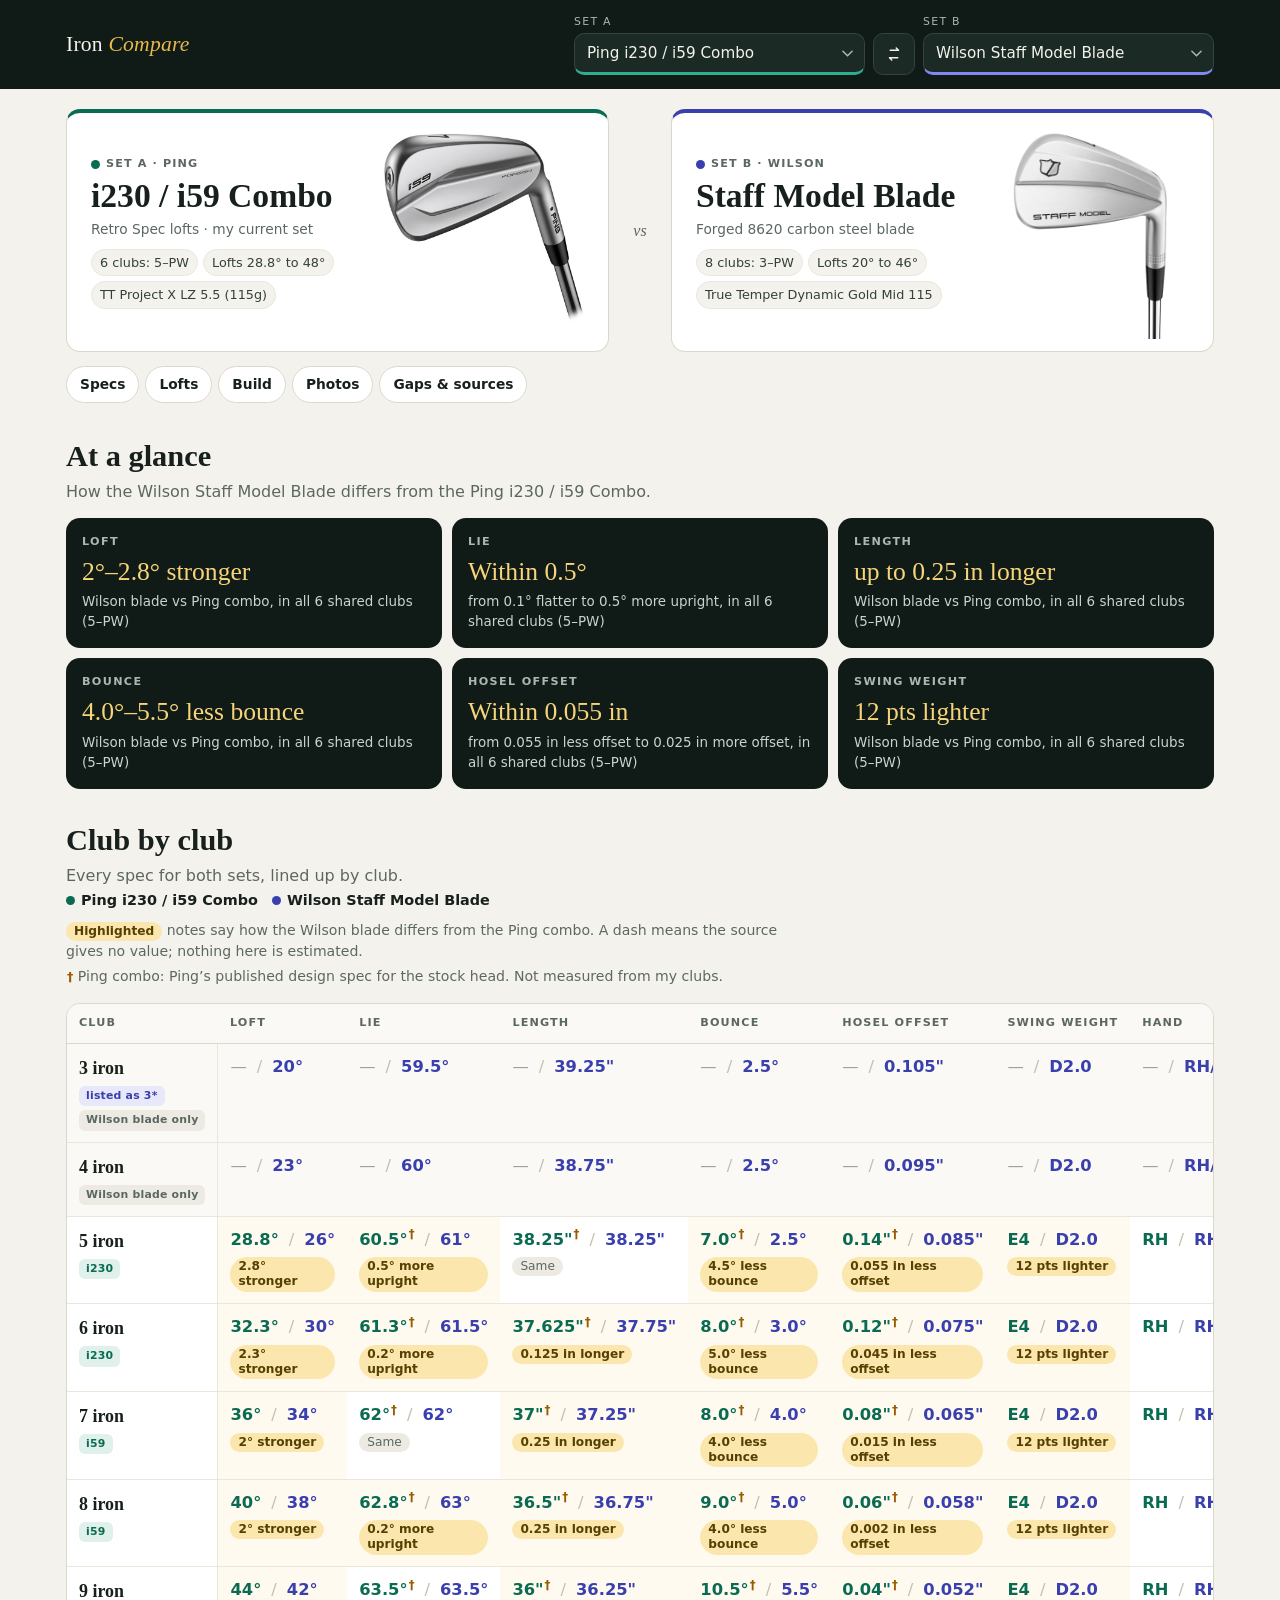
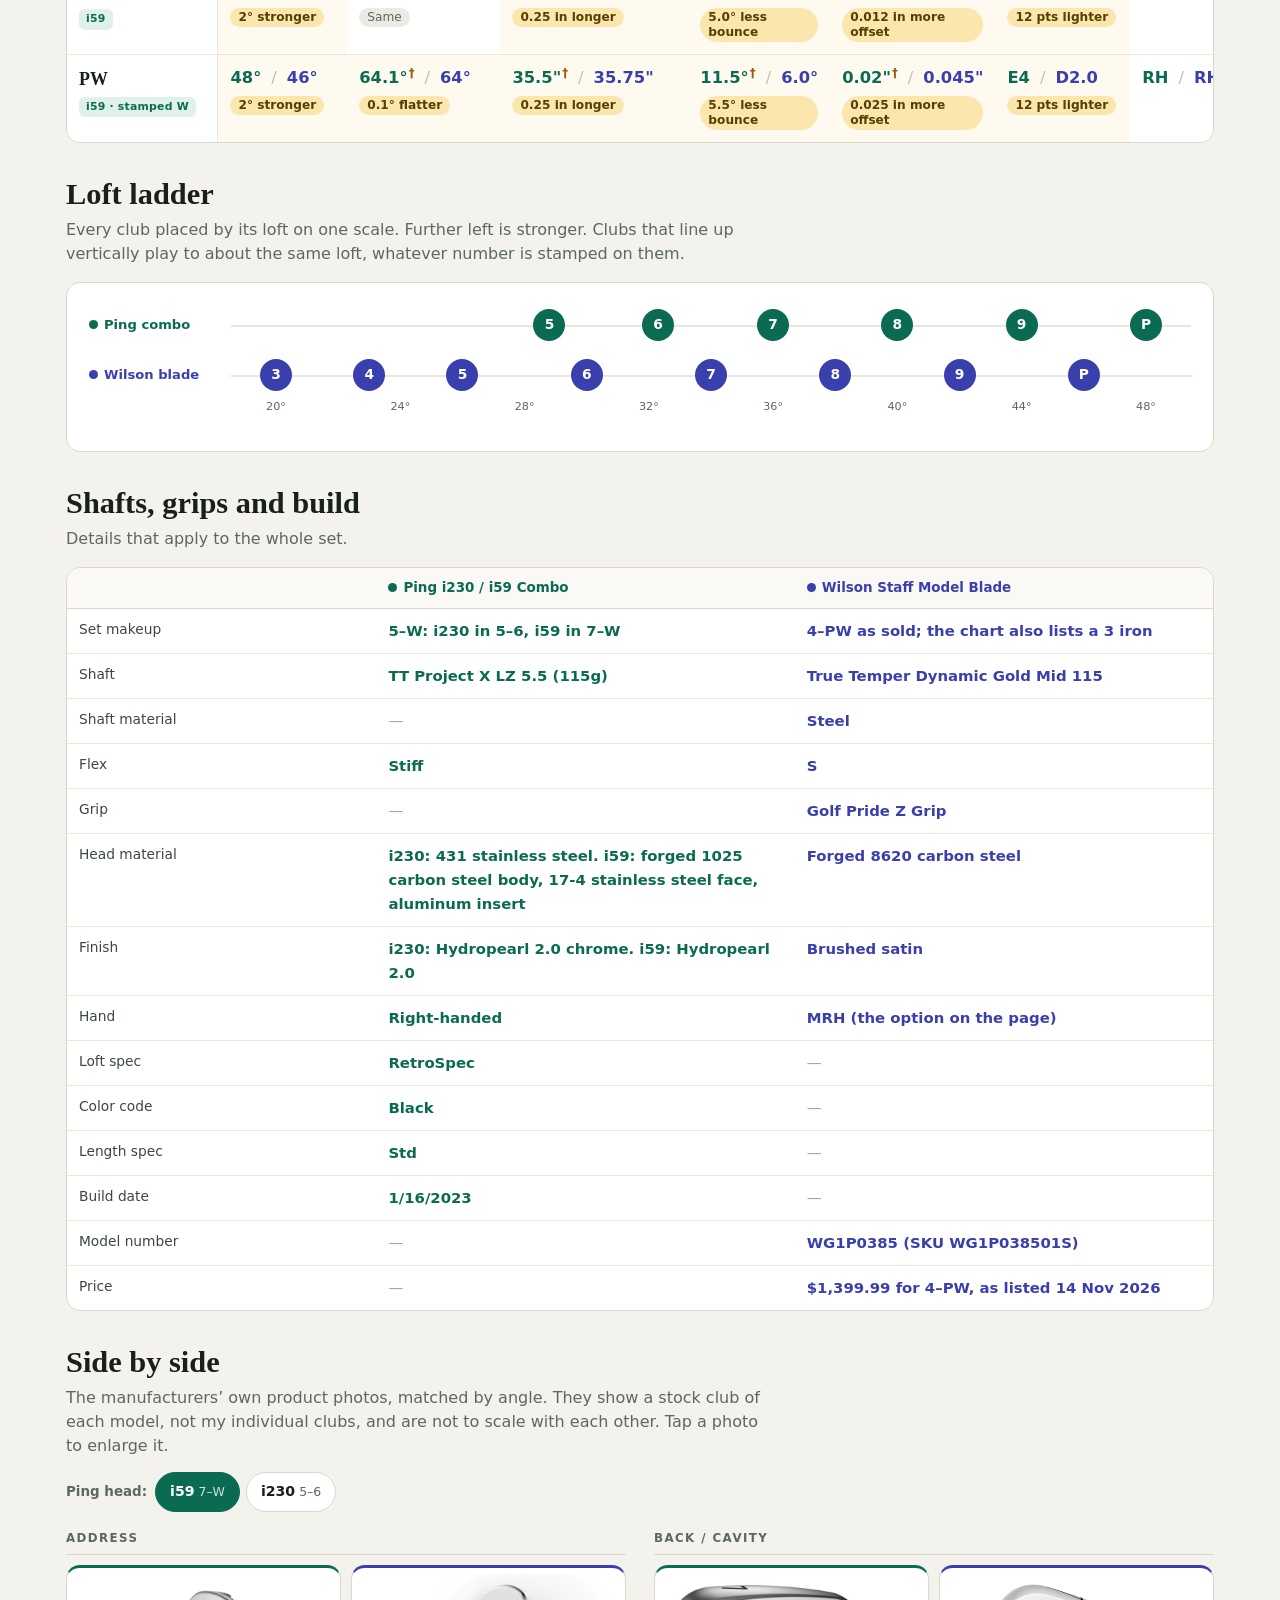
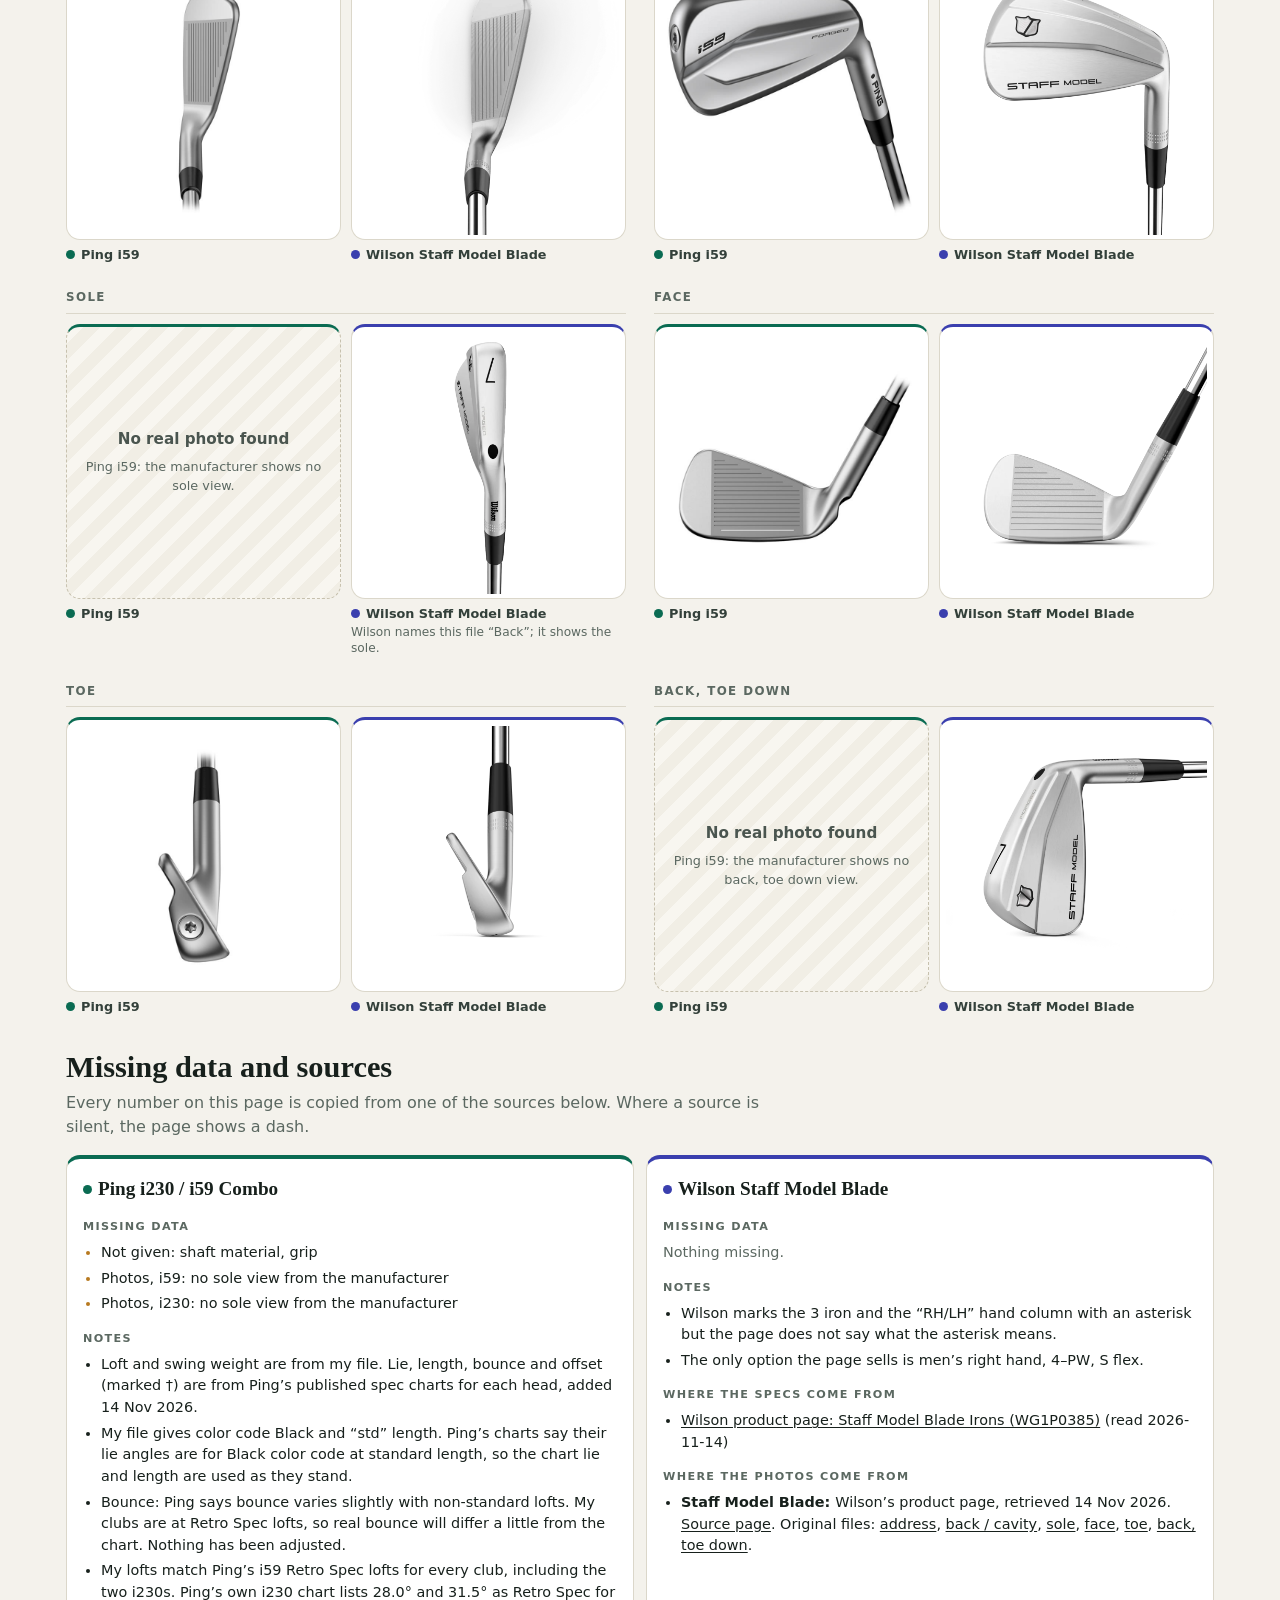
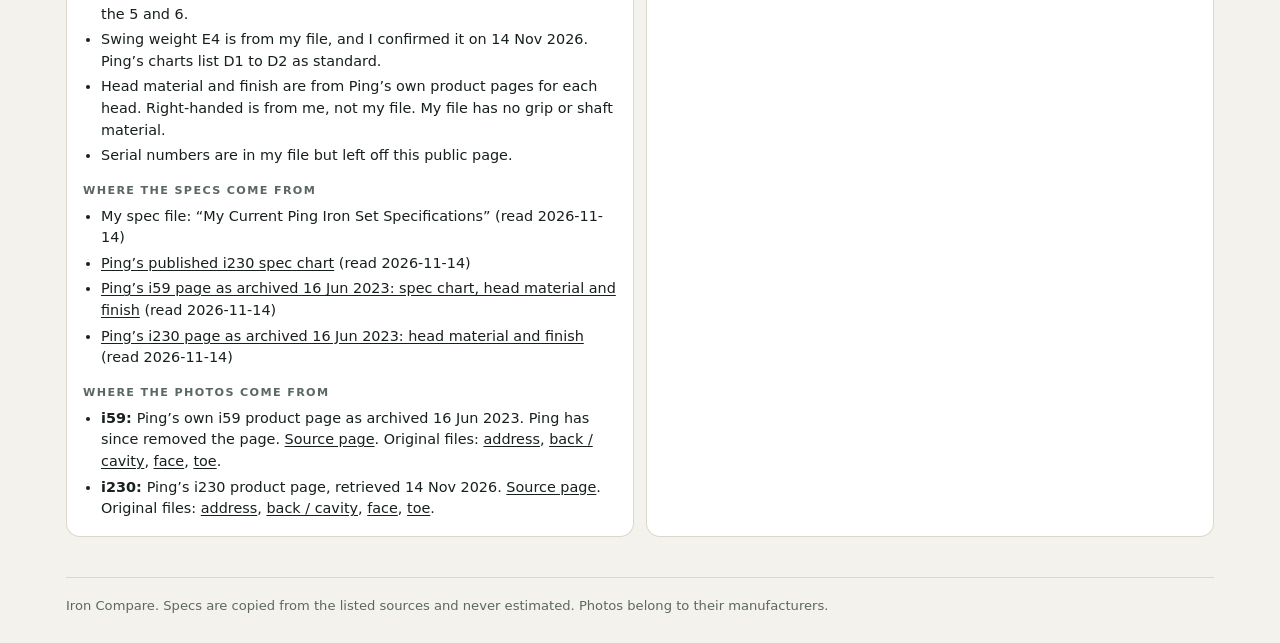
<file: index.html>
<!doctype html>
<html lang="en">
<head>
  <meta charset="utf-8">
  <meta name="viewport" content="width=device-width, initial-scale=1, viewport-fit=cover">
  <title>Iron Compare</title>
  <meta name="description" content="Two sets of golf irons side by side: specs club by club and real photos.">
  <meta name="robots" content="noindex">
  <meta name="theme-color" content="#101a16">
  <link rel="icon" href="data:image/svg+xml,%3Csvg xmlns='http://www.w3.org/2000/svg' viewBox='0 0 32 32'%3E%3Crect width='32' height='32' rx='7' fill='%23101a16'/%3E%3Cpath d='M9 8v16M23 8v16' stroke='%23f4f2ec' stroke-width='3' stroke-linecap='round'/%3E%3Cpath d='M14 16h4' stroke='%23e9b949' stroke-width='3' stroke-linecap='round'/%3E%3C/svg%3E">
  <link rel="stylesheet" href="styles.css?v=20261114220653">
</head>
<body>
  <header class="top">
    <div class="wrap top-inner">
      <a class="brandmark" href="./">Iron <em>Compare</em></a>
      <form class="pickers" id="pickers" aria-label="Choose two iron sets">
        <label class="picker picker-a">
          <span class="picker-tag">Set A</span>
          <select id="pick-a" aria-label="Set A"></select>
        </label>
        <button type="button" class="swap" id="swap" aria-label="Swap the two sets" title="Swap">
          <svg viewBox="0 0 24 24" width="18" height="18" aria-hidden="true"><path d="M7 7h11l-3-3M17 17H6l3 3" fill="none" stroke="currentColor" stroke-width="2" stroke-linecap="round" stroke-linejoin="round"/></svg>
        </button>
        <label class="picker picker-b">
          <span class="picker-tag">Set B</span>
          <select id="pick-b" aria-label="Set B"></select>
        </label>
      </form>
    </div>
  </header>

  <main id="app" class="wrap">
    <p class="loading">Loading the comparison…</p>
  </main>

  <dialog id="lightbox" class="lightbox" aria-label="Photo">
    <button type="button" class="lightbox-close" id="lightbox-close" aria-label="Close photo">×</button>
    <img id="lightbox-img" alt="">
    <p id="lightbox-cap" class="lightbox-cap"></p>
  </dialog>

  <noscript><p class="wrap">This page needs JavaScript to build the comparison.</p></noscript>
  <script src="app.js?v=20261114220653" defer></script>
</body>
</html>
</file>
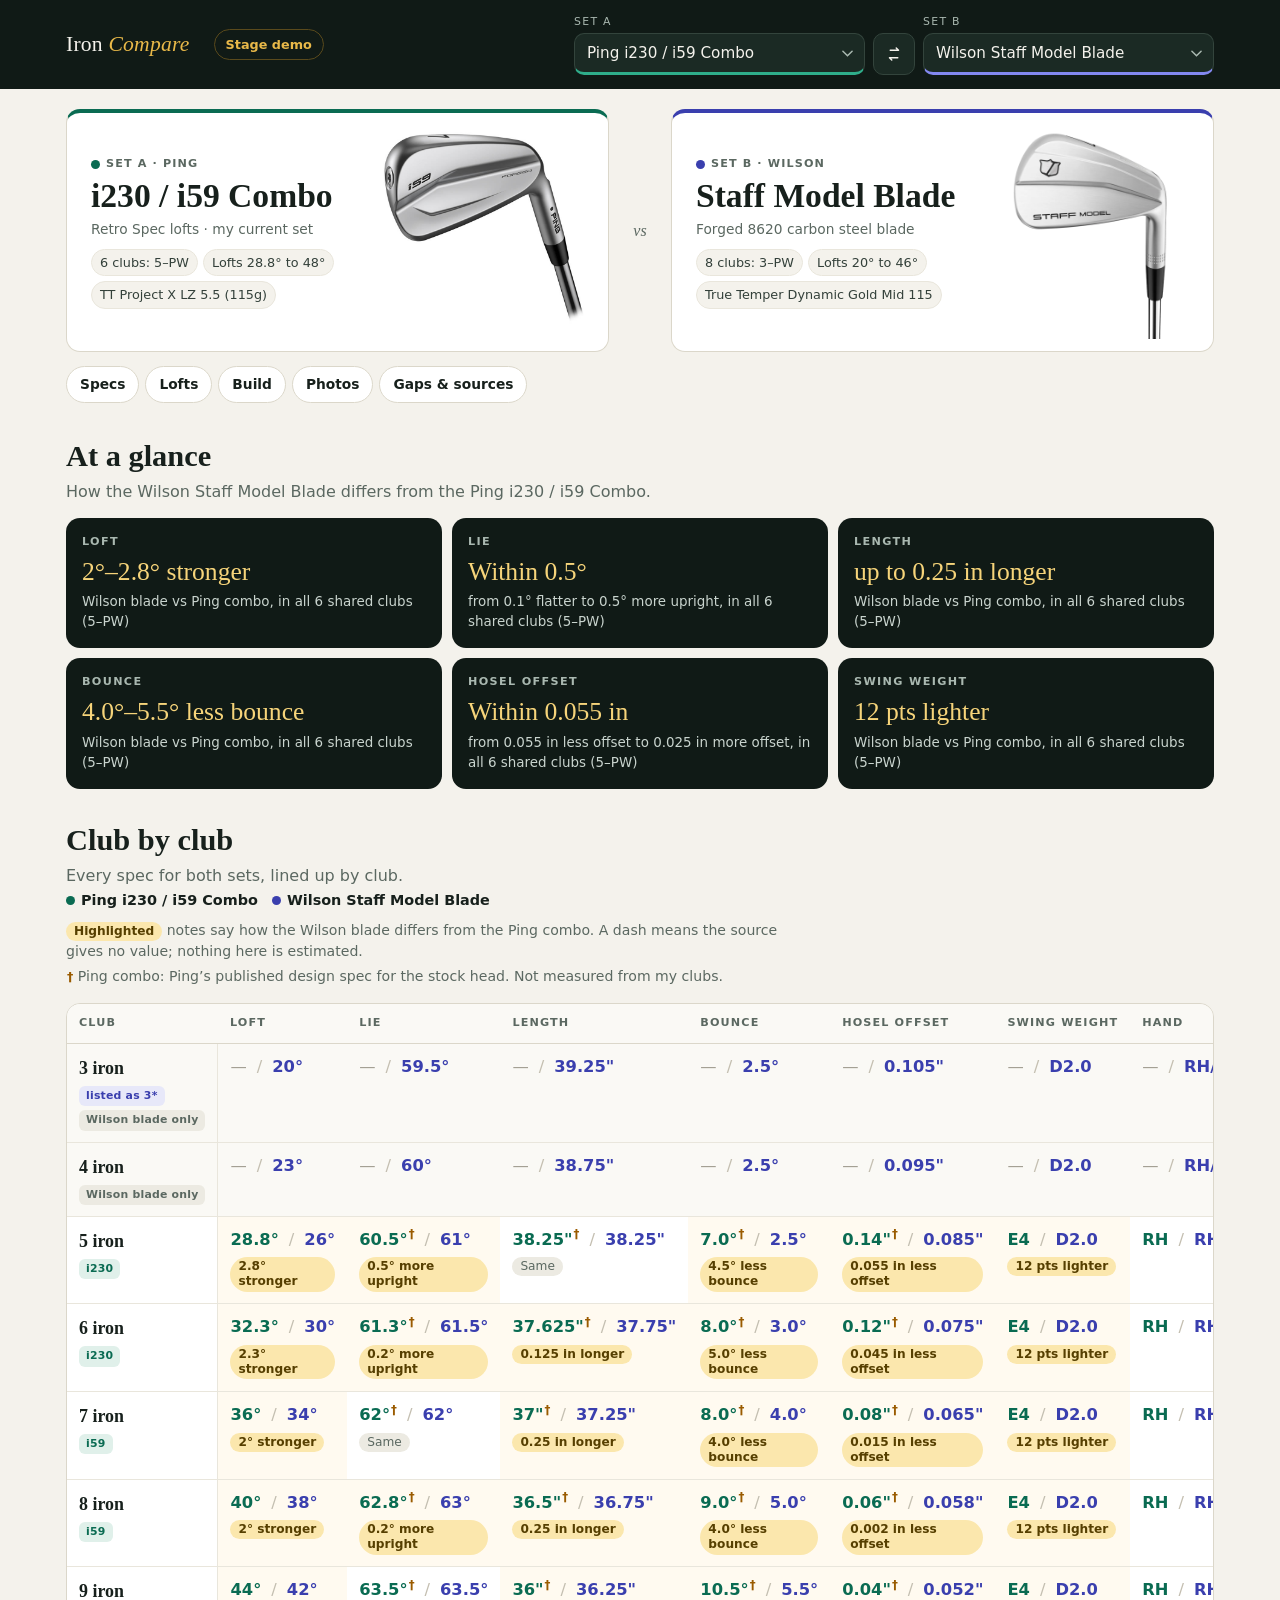
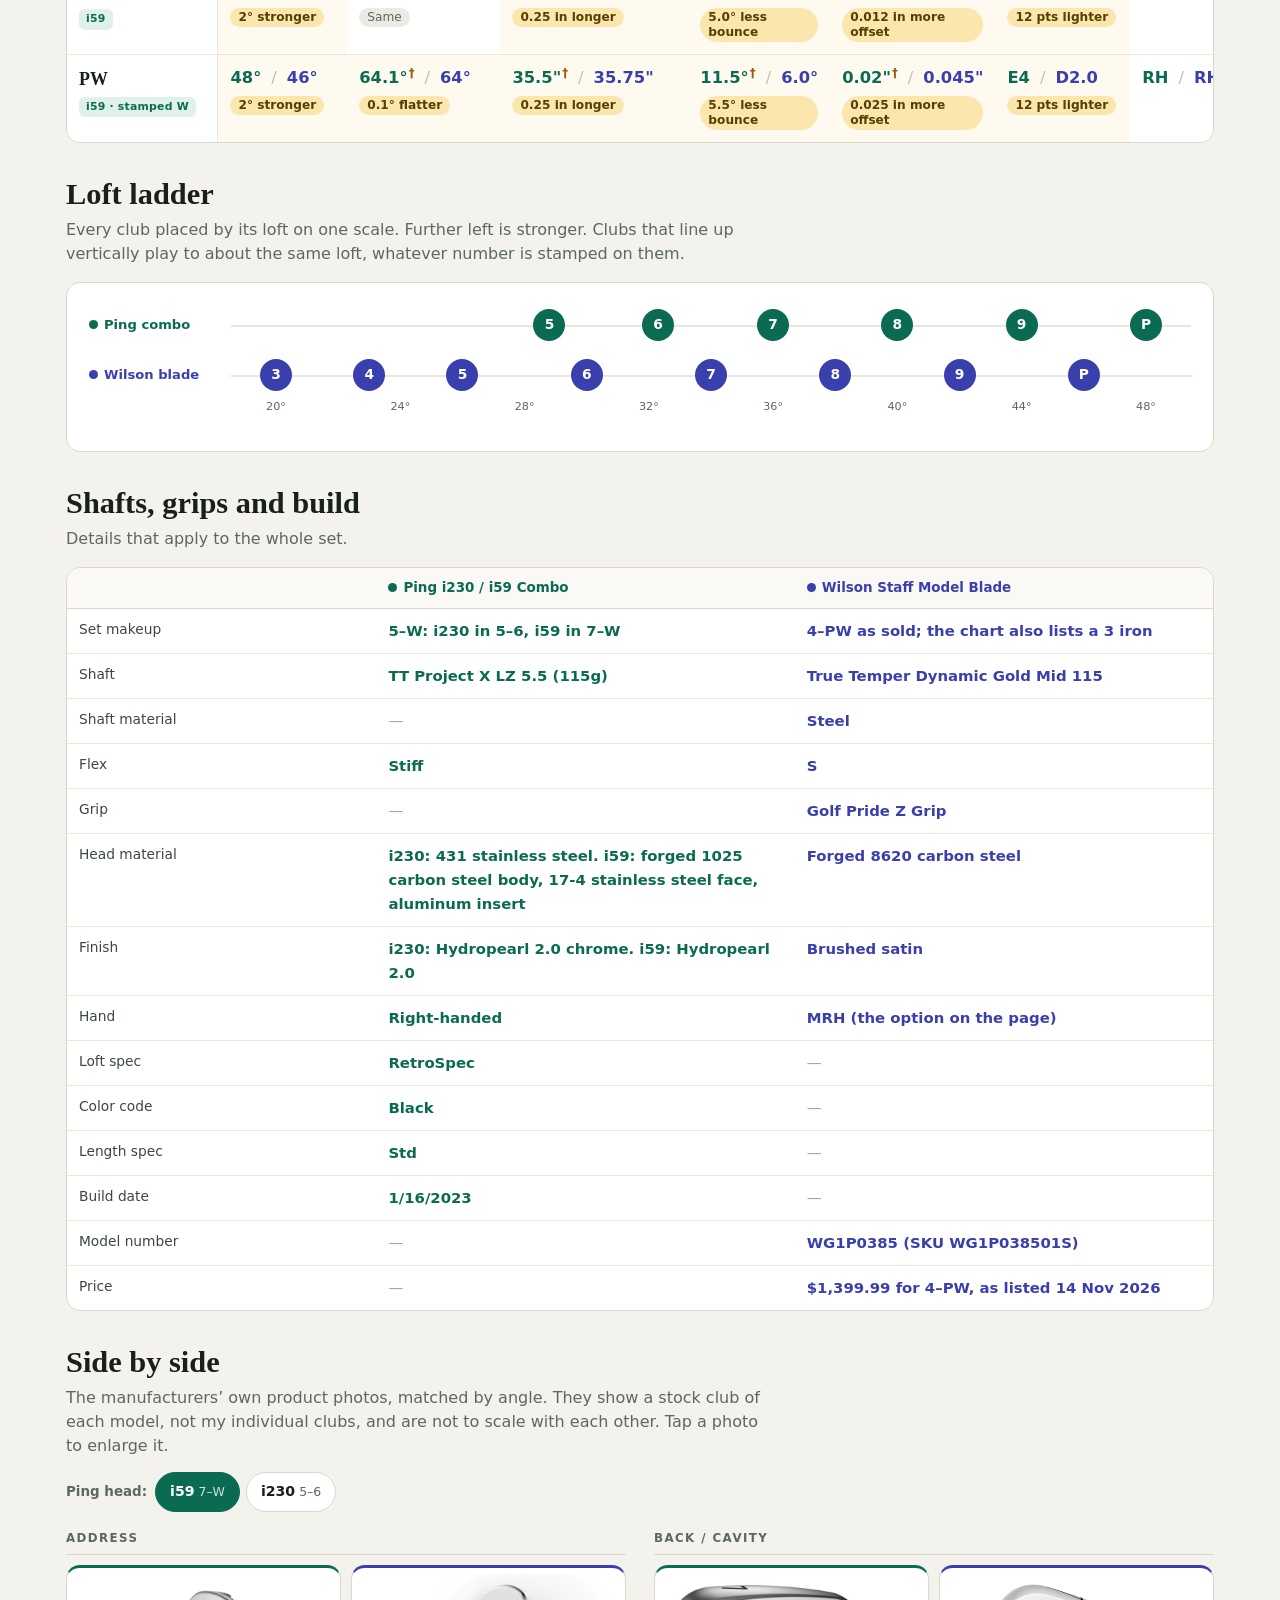
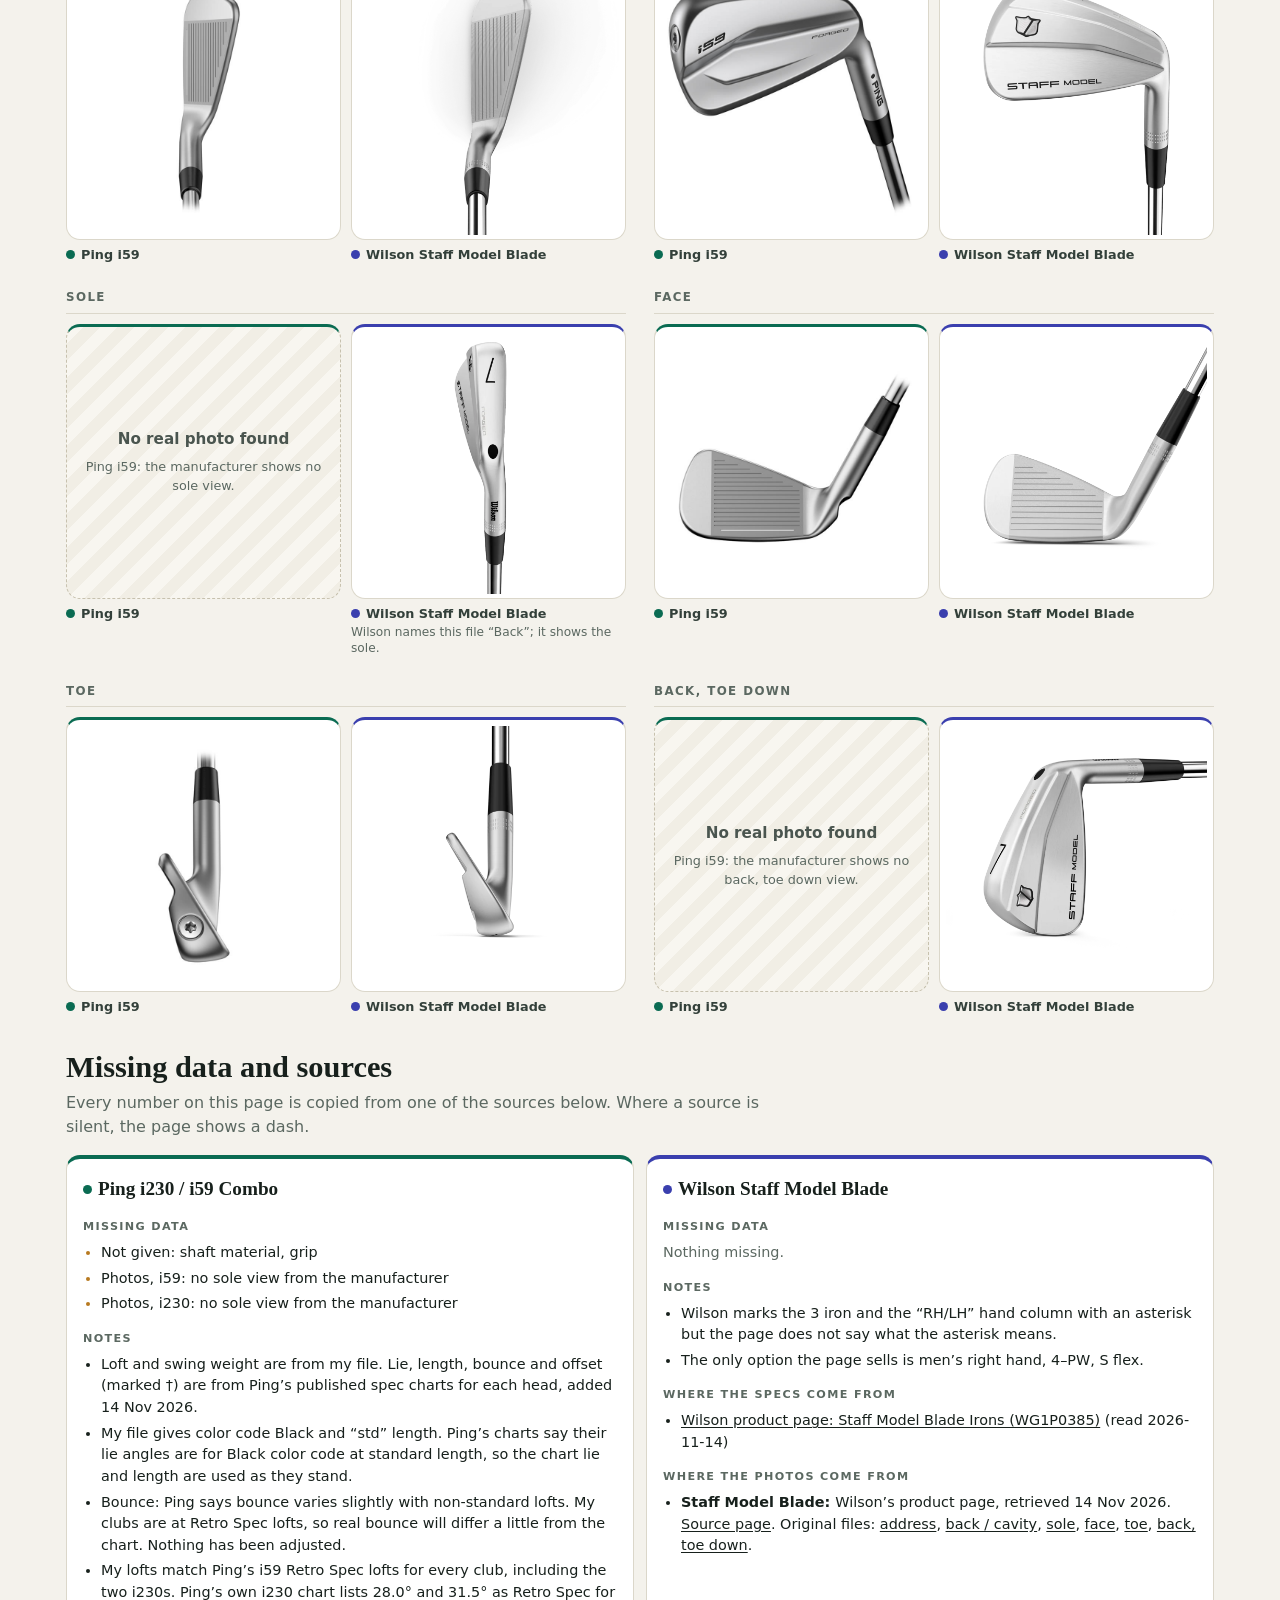
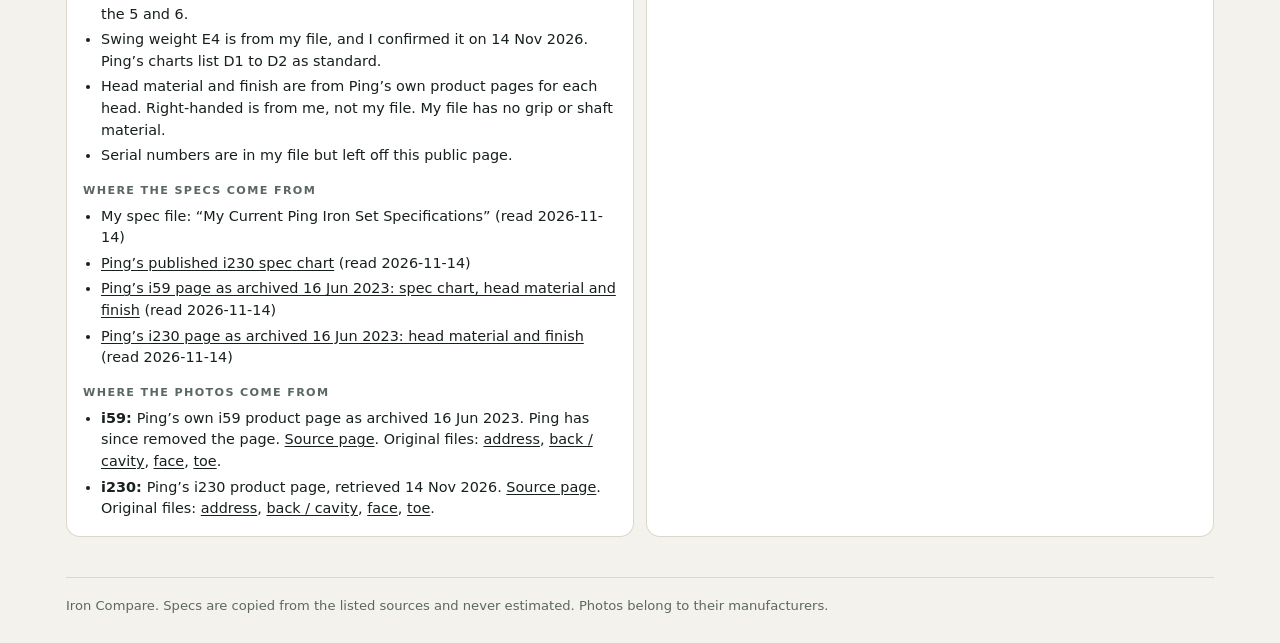
<file: site/index.html>
<!doctype html>
<html lang="en">
<head>
  <meta charset="utf-8">
  <meta name="viewport" content="width=device-width, initial-scale=1, viewport-fit=cover">
  <title>Iron Compare</title>
  <meta name="description" content="Two sets of golf irons side by side: specs club by club and real photos.">
  <meta name="robots" content="noindex">
  <meta name="theme-color" content="#101a16">
  <link rel="icon" href="data:image/svg+xml,%3Csvg xmlns='http://www.w3.org/2000/svg' viewBox='0 0 32 32'%3E%3Crect width='32' height='32' rx='7' fill='%23101a16'/%3E%3Cpath d='M9 8v16M23 8v16' stroke='%23f4f2ec' stroke-width='3' stroke-linecap='round'/%3E%3Cpath d='M14 16h4' stroke='%23e9b949' stroke-width='3' stroke-linecap='round'/%3E%3C/svg%3E">
  <link rel="stylesheet" href="styles.css?v=20261114220653">
</head>
<body>
  <header class="top">
    <div class="wrap top-inner">
      <a class="brandmark" href="./">Iron <em>Compare</em></a>
      <a class="stage-link" id="stage-link" href="stage.html">Stage demo</a>
      <form class="pickers" id="pickers" aria-label="Choose two iron sets">
        <label class="picker picker-a">
          <span class="picker-tag">Set A</span>
          <select id="pick-a" aria-label="Set A"></select>
        </label>
        <button type="button" class="swap" id="swap" aria-label="Swap the two sets" title="Swap">
          <svg viewBox="0 0 24 24" width="18" height="18" aria-hidden="true"><path d="M7 7h11l-3-3M17 17H6l3 3" fill="none" stroke="currentColor" stroke-width="2" stroke-linecap="round" stroke-linejoin="round"/></svg>
        </button>
        <label class="picker picker-b">
          <span class="picker-tag">Set B</span>
          <select id="pick-b" aria-label="Set B"></select>
        </label>
      </form>
    </div>
  </header>

  <main id="app" class="wrap">
    <p class="loading">Loading the comparison…</p>
  </main>

  <dialog id="lightbox" class="lightbox" aria-label="Photo">
    <button type="button" class="lightbox-close" id="lightbox-close" aria-label="Close photo">×</button>
    <img id="lightbox-img" alt="">
    <p id="lightbox-cap" class="lightbox-cap"></p>
  </dialog>

  <noscript><p class="wrap">This page needs JavaScript to build the comparison.</p></noscript>
  <script src="core.js?v=20261114124827" defer></script>
  <script src="app.js?v=20261114124827" defer></script>
</body>
</html>
</file>
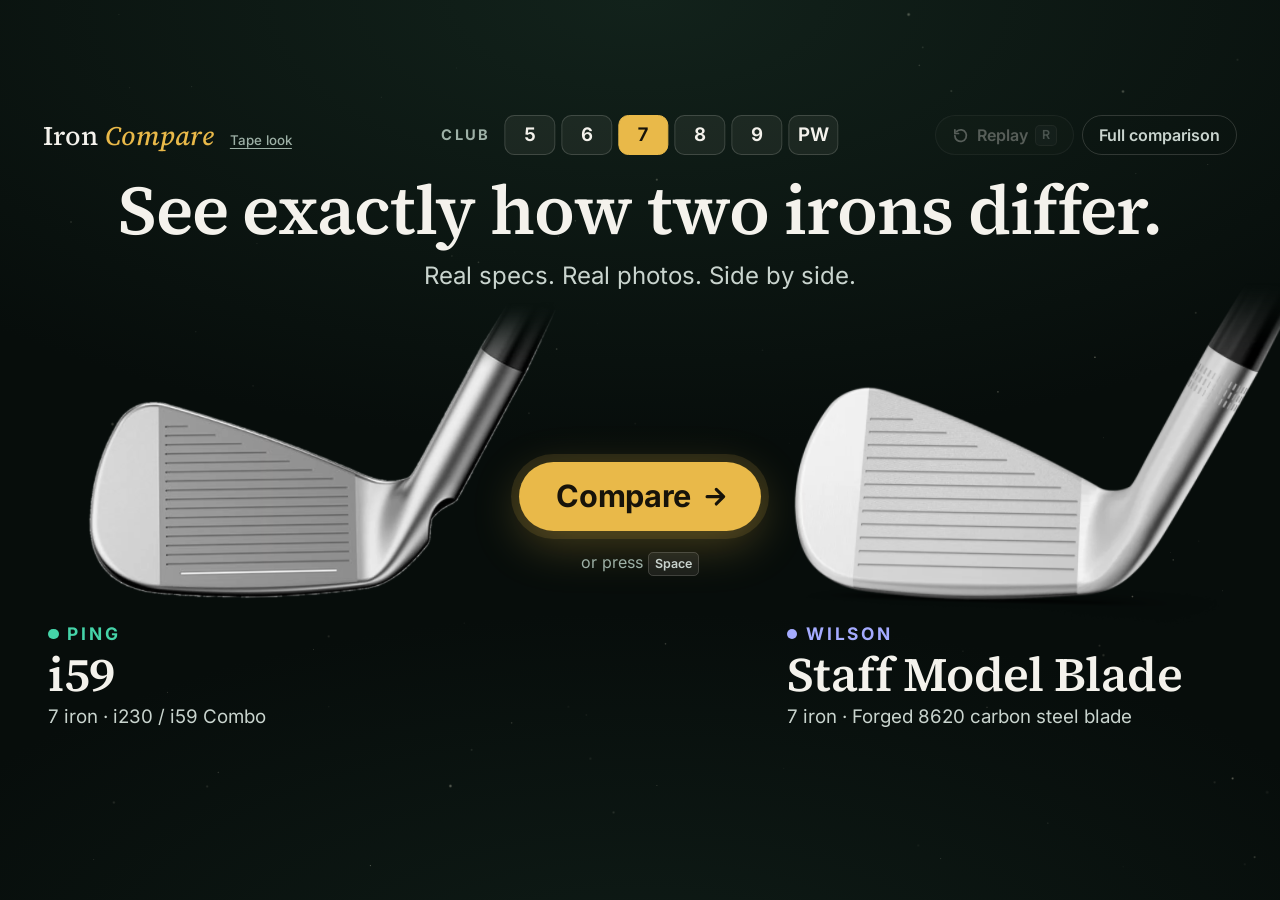
<file: site/stage.html>
<!doctype html>
<html lang="en">
<head>
  <meta charset="utf-8">
  <meta name="viewport" content="width=device-width, initial-scale=1, viewport-fit=cover">
  <title>Iron Compare · Stage demo</title>
  <meta name="description" content="Two irons side by side: the stage demo of Iron Compare.">
  <meta name="robots" content="noindex">
  <meta name="theme-color" content="#0b1310">
  <link rel="icon" href="data:image/svg+xml,%3Csvg xmlns='http://www.w3.org/2000/svg' viewBox='0 0 32 32'%3E%3Crect width='32' height='32' rx='7' fill='%23101a16'/%3E%3Cpath d='M9 8v16M23 8v16' stroke='%23f4f2ec' stroke-width='3' stroke-linecap='round'/%3E%3Cpath d='M14 16h4' stroke='%23e9b949' stroke-width='3' stroke-linecap='round'/%3E%3C/svg%3E">
  <link rel="preload" href="fonts/inter-latin-wght-normal.woff2" as="font" type="font/woff2" crossorigin>
  <link rel="preload" href="fonts/source-serif-4-latin-wght-normal.woff2" as="font" type="font/woff2" crossorigin>
  <link rel="stylesheet" href="stage.css?v=20261114124827">
</head>
<body>
  <!-- One canvas for the whole page. It sits behind the text and is fitted to
       the layout every frame, so the clubs and the HTML move as one picture. -->
  <canvas id="gl" class="gl" aria-hidden="true"></canvas>
  <!-- Plain images that take over if the canvas cannot be used. -->
  <div id="flat" class="flat" aria-hidden="true"></div>
  <!-- Callout rings and leader lines, drawn over the clubs. -->
  <svg id="leaders" class="leaders" aria-hidden="true"></svg>

  <main id="stage" class="stage" data-phase="loading">
    <header class="bar">
      <div class="bar-start">
        <a class="brandmark" href="./" id="home">Iron <em>Compare</em></a>
        <a class="look-link" href="tape.html">Tape look</a>
      </div>
      <div class="rail" id="rail" role="group" aria-label="Club to compare">
        <span class="rail-label">Club</span>
      </div>
      <div class="bar-actions">
        <button type="button" class="pill" id="replay" disabled>
          <svg viewBox="0 0 24 24" aria-hidden="true"><path d="M4 12a8 8 0 1 0 2.6-5.9M4 4v5h5" fill="none" stroke="currentColor" stroke-width="2.4" stroke-linecap="round" stroke-linejoin="round"/></svg>
          <span>Replay</span><kbd>R</kbd>
        </button>
        <a class="pill pill-quiet" id="full" href="./">Full comparison</a>
      </div>
    </header>

    <section class="intro" id="intro">
      <h1 class="intro-title" id="intro-title">See exactly how two irons differ.</h1>
      <p class="intro-sub">Real specs. Real photos. Side by side.</p>
      <div class="cta-wrap">
        <button type="button" class="cta" id="start" disabled>
          <span class="cta-word">Compare</span>
          <svg viewBox="0 0 24 24" aria-hidden="true"><path d="M5 12h13M12.5 6l6 6-6 6" fill="none" stroke="currentColor" stroke-width="2.6" stroke-linecap="round" stroke-linejoin="round"/></svg>
        </button>
        <p class="cta-hint">or press <kbd>Space</kbd></p>
      </div>
    </section>

    <section class="head" id="head" aria-live="polite">
      <p class="head-club" id="head-club"></p>
      <p class="head-sub" id="head-sub"></p>
    </section>

    <section class="module side-a" id="mod-a" aria-label="Club A">
      <div class="slot slot-intro" data-slot="intro"></div>
      <div class="slot slot-compare" data-slot="compare"></div>
      <div class="tags" data-tags></div>
      <div class="plate">
        <p class="plate-brand"><span class="dot"></span><span data-brand></span></p>
        <h2 class="plate-name" data-name></h2>
        <p class="plate-sub" data-sub></p>
      </div>
    </section>

    <section class="module side-b" id="mod-b" aria-label="Club B">
      <div class="slot slot-intro" data-slot="intro"></div>
      <div class="slot slot-compare" data-slot="compare"></div>
      <div class="tags" data-tags></div>
      <div class="plate">
        <p class="plate-brand"><span class="dot"></span><span data-brand></span></p>
        <h2 class="plate-name" data-name></h2>
        <p class="plate-sub" data-sub></p>
      </div>
    </section>

    <section class="beats" id="beats" aria-label="How the clubs differ"></section>

    <footer class="foot" id="foot">
      <ul class="also" id="also"></ul>
      <p class="notes" id="notes"></p>
    </footer>

    <p class="status" id="status" role="status">Loading the comparison…</p>
  </main>

  <noscript><p class="noscript">This page needs JavaScript. The full comparison is at <a href="./">Iron Compare</a>.</p></noscript>
  <script src="core.js?v=20261114124827" defer></script>
  <script src="stage.js?v=20261114124827" defer></script>
</body>
</html>
</file>
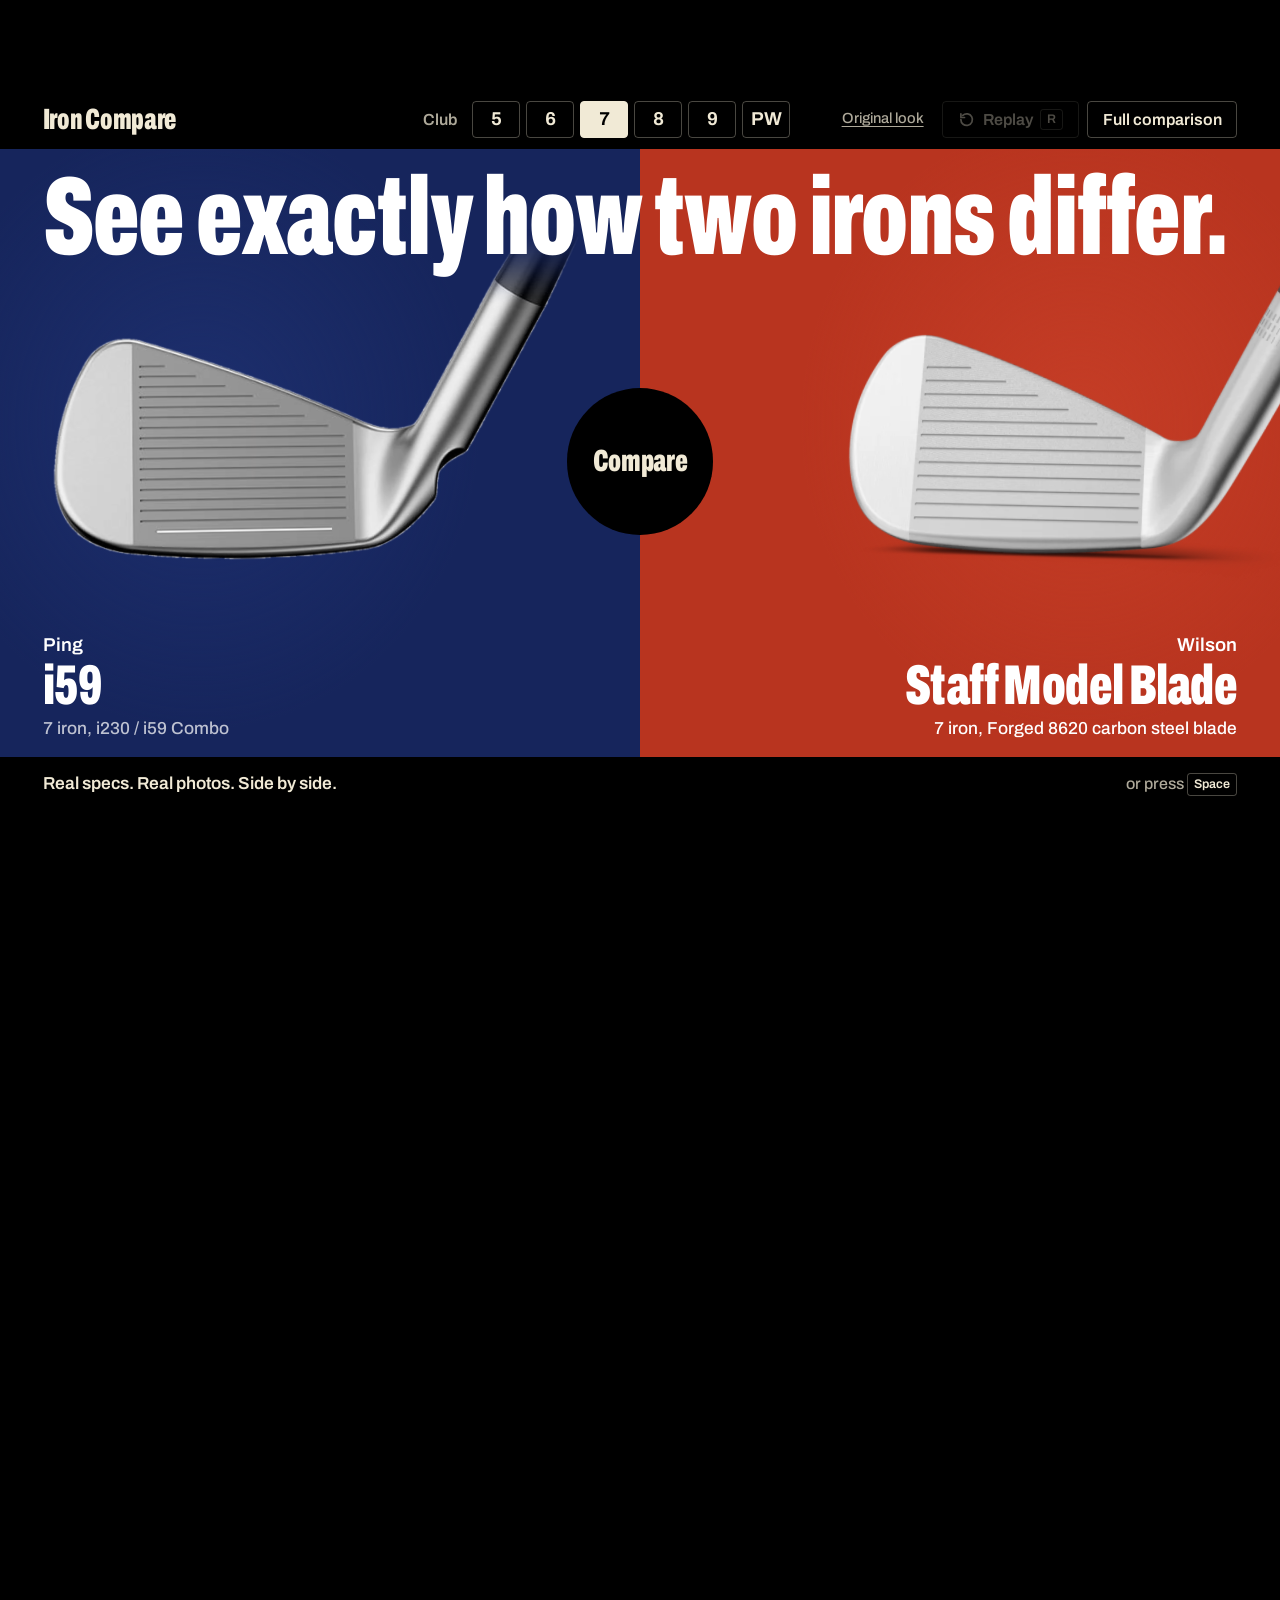
<file: site/tape.html>
<!doctype html>
<html lang="en">
<head>
  <meta charset="utf-8">
  <meta name="viewport" content="width=device-width, initial-scale=1, viewport-fit=cover">
  <title>Iron Compare, stage demo (tape look)</title>
  <meta name="description" content="Two irons side by side: the stage demo of Iron Compare, in the tale of the tape look.">
  <meta name="robots" content="noindex">
  <meta name="theme-color" content="#000000">
  <link rel="icon" href="data:image/svg+xml,%3Csvg xmlns='http://www.w3.org/2000/svg' viewBox='0 0 32 32'%3E%3Crect width='16' height='32' fill='%2316255c'/%3E%3Crect x='16' width='16' height='32' fill='%23b8341f'/%3E%3Crect x='12' width='8' height='32' fill='%23f1ead6'/%3E%3C/svg%3E">
  <link rel="preload" href="fonts/archivo-latin-wdth-normal.woff2" as="font" type="font/woff2" crossorigin>
  <link rel="stylesheet" href="tape.css?v=20261114124827">
</head>
<body>
  <!-- One canvas for the whole page. It sits behind the text and is fitted to
       the layout every frame, so the clubs and the HTML move as one picture. -->
  <canvas id="gl" class="gl" aria-hidden="true"></canvas>
  <!-- Plain images that take over if the canvas cannot be used. -->
  <div id="flat" class="flat" aria-hidden="true"></div>
  <!-- Callout pins and leader lines, drawn over the clubs. Each line has a black casing under it. -->
  <svg id="leaders" class="leaders" data-casing aria-hidden="true"></svg>

  <main id="stage" class="stage" data-phase="loading" data-join=", ">
    <!-- The measuring tape down the seam. stage.js unrolls it as the comparison starts. -->
    <div class="tape" id="tape" aria-hidden="true"></div>

    <header class="bar">
      <a class="brandmark" href="./" id="home">Iron Compare</a>
      <div class="rail" id="rail" role="group" aria-label="Club to compare">
        <span class="rail-label">Club</span>
      </div>
      <div class="bar-actions">
        <a class="look-link" href="stage.html">Original look</a>
        <button type="button" class="pill" id="replay" disabled>
          <svg viewBox="0 0 24 24" aria-hidden="true"><path d="M4 12a8 8 0 1 0 2.6-5.9M4 4v5h5" fill="none" stroke="currentColor" stroke-width="2.4" stroke-linecap="round" stroke-linejoin="round"/></svg>
          <span>Replay</span><kbd>R</kbd>
        </button>
        <a class="pill pill-quiet" id="full" href="./">Full comparison</a>
      </div>
    </header>

    <section class="intro" id="intro">
      <h1 class="intro-title" id="intro-title">See exactly how two irons differ.</h1>
      <p class="intro-sub"><span class="intro-line">Real specs. Real photos. Side by side.</span><span class="cta-hint">or press <kbd>Space</kbd></span></p>
      <div class="cta-wrap">
        <button type="button" class="cta" id="start" disabled>
          <span class="cta-word">Compare</span>
        </button>
      </div>
    </section>

    <section class="head" id="head" aria-live="polite">
      <p class="head-club" id="head-club"></p>
      <p class="head-sub" id="head-sub"></p>
    </section>

    <section class="module side-a" id="mod-a" aria-label="Club A">
      <div class="slot slot-intro" data-slot="intro"></div>
      <div class="slot slot-compare" data-slot="compare"></div>
      <div class="tags" data-tags></div>
      <div class="plate">
        <p class="plate-brand"><span data-brand></span></p>
        <h2 class="plate-name" data-name></h2>
        <p class="plate-sub" data-sub></p>
      </div>
    </section>

    <section class="module side-b" id="mod-b" aria-label="Club B">
      <div class="slot slot-intro" data-slot="intro"></div>
      <div class="slot slot-compare" data-slot="compare"></div>
      <div class="tags" data-tags></div>
      <div class="plate">
        <p class="plate-brand"><span data-brand></span></p>
        <h2 class="plate-name" data-name></h2>
        <p class="plate-sub" data-sub></p>
      </div>
    </section>

    <section class="beats" id="beats" aria-label="How the clubs differ"></section>

    <footer class="foot" id="foot">
      <ul class="also" id="also"></ul>
      <p class="notes" id="notes"></p>
    </footer>

    <p class="status" id="status" role="status">Loading the comparison…</p>
  </main>

  <noscript><p class="noscript">This page needs JavaScript. The full comparison is at <a href="./">Iron Compare</a>.</p></noscript>
  <script src="core.js?v=20261114124827" defer></script>
  <script src="stage.js?v=20261114124827" defer></script>
</body>
</html>
</file>
<file: styles.css>
/* Iron Compare */

:root {
  color-scheme: light;
  --paper: #f4f2ec;
  --card: #ffffff;
  --ink: #17201c;
  --muted: #5b6861;
  --line: #dbd7ca;
  --line-soft: #e9e6dc;
  --dark: #101a16;
  --dark-2: #1b2a24;
  --a: #0a6b52;
  --a-soft: #e0f0ea;
  --b: #3a3fae;
  --b-soft: #e7e8f9;
  --hi: #fbe7ad;
  --hi-ink: #563f00;
  --hi-row: #fffaf0;
  --radius: 14px;
  --serif: "Iowan Old Style", "Palatino Linotype", Palatino, "Book Antiqua", Georgia, serif;
  --sans: system-ui, -apple-system, "Segoe UI", Roboto, "Helvetica Neue", Arial, sans-serif;
}

* { box-sizing: border-box; }

html { -webkit-text-size-adjust: 100%; scroll-behavior: smooth; scroll-padding-top: 16px; }

body {
  margin: 0;
  background: var(--paper);
  color: var(--ink);
  font-family: var(--sans);
  font-size: 16px;
  line-height: 1.5;
}

img { max-width: 100%; display: block; }
a { color: inherit; text-underline-offset: 2px; }
h1, h2, h3, h4, p { margin: 0; }

.wrap {
  width: 100%;
  max-width: 1180px;
  margin: 0 auto;
  padding-left: max(16px, env(safe-area-inset-left));
  padding-right: max(16px, env(safe-area-inset-right));
}

.sr-only {
  position: absolute; width: 1px; height: 1px; margin: -1px; padding: 0;
  overflow: hidden; clip: rect(0 0 0 0); white-space: nowrap; border: 0;
}

.dot {
  display: inline-block; width: 9px; height: 9px; border-radius: 50%;
  background: currentColor; margin-right: 6px; flex: none;
}
.side-a .dot, .h-a .dot, .tag-a { color: var(--a); }
.side-b .dot, .h-b .dot, .tag-b { color: var(--b); }

/* ---------- top bar ---------- */

.top { background: var(--dark); color: #f4f2ec; }
.top-inner {
  display: flex; flex-wrap: wrap; align-items: center; justify-content: space-between;
  gap: 12px 24px; padding-top: 14px; padding-bottom: 14px;
}
.brandmark {
  font-family: var(--serif); font-size: 1.35rem; letter-spacing: .01em;
  text-decoration: none; white-space: nowrap;
}
.brandmark em { color: #e9b949; font-style: italic; }

.pickers { display: flex; align-items: flex-end; gap: 8px; flex: 1 1 420px; max-width: 640px; min-width: 0; }
.picker { display: grid; gap: 3px; flex: 1 1 0; min-width: 0; }
.picker-tag { font-size: .68rem; letter-spacing: .12em; text-transform: uppercase; color: #a9b8b0; }
.picker select {
  width: 100%; min-width: 0; height: 42px; padding: 0 30px 0 12px;
  font: inherit; font-size: .95rem; color: #f4f2ec;
  background-color: var(--dark-2);
  background-image: url("data:image/svg+xml,%3Csvg xmlns='http://www.w3.org/2000/svg' viewBox='0 0 12 8'%3E%3Cpath d='M1 1.5l5 5 5-5' fill='none' stroke='%23a9b8b0' stroke-width='1.6' stroke-linecap='round'/%3E%3C/svg%3E");
  background-repeat: no-repeat; background-position: right 11px center; background-size: 11px;
  border: 1px solid #33443c; border-radius: 10px;
  appearance: none; -webkit-appearance: none; text-overflow: ellipsis;
}
.picker-a select { border-bottom: 3px solid #2fae8b; }
.picker-b select { border-bottom: 3px solid #8388f0; }
.swap {
  flex: none; width: 42px; height: 42px; display: grid; place-items: center;
  color: #f4f2ec; background: var(--dark-2); border: 1px solid #33443c; border-radius: 10px; cursor: pointer;
}
.swap:hover { background: #24372f; }
:focus-visible { outline: 3px solid #e9b949; outline-offset: 2px; }

/* ---------- hero ---------- */

.loading { padding: 48px 0; color: var(--muted); }
.loading.error { color: #9b1c1c; }

.hero {
  display: grid; grid-template-columns: 1fr auto 1fr; align-items: stretch; gap: 10px;
  margin-top: 20px;
}
.hero-card {
  background: var(--card); border: 1px solid var(--line); border-radius: var(--radius);
  overflow: hidden; display: flex; flex-direction: column; min-width: 0;
}
.hero-card.side-a { border-top: 4px solid var(--a); }
.hero-card.side-b { border-top: 4px solid var(--b); }
.hero-text { padding: 14px 14px 4px; }
.eyebrow {
  display: flex; align-items: center; font-size: .7rem; letter-spacing: .1em;
  text-transform: uppercase; color: var(--muted); font-weight: 600;
}
.hero-name { font-family: var(--serif); font-weight: 600; font-size: clamp(1.15rem, 4.6vw, 2.1rem); line-height: 1.12; margin-top: 4px; }
.hero-tag { color: var(--muted); font-size: .86rem; margin-top: 4px; }
.facts { list-style: none; margin: 10px 0 0; padding: 0; display: flex; flex-wrap: wrap; gap: 5px; }
.facts li {
  font-size: .74rem; padding: 3px 8px; border-radius: 999px;
  background: var(--paper); border: 1px solid var(--line-soft); color: #33403a;
}
.hero-photo { margin-top: auto; padding: 4px 10px 10px; }
.hero-photo img { width: 100%; height: auto; aspect-ratio: 1 / 1; object-fit: contain; }
.vs {
  align-self: center; font-family: var(--serif); font-style: italic; font-size: 1rem; color: var(--muted);
  width: 30px; text-align: center;
}

/* ---------- section nav ---------- */

.jump {
  display: flex; gap: 6px; overflow-x: auto; padding: 14px 0 2px; scrollbar-width: none;
  -webkit-overflow-scrolling: touch;
}
.jump::-webkit-scrollbar { display: none; }
.jump a {
  flex: none; text-decoration: none; font-size: .86rem; font-weight: 600;
  padding: 7px 13px; border-radius: 999px; background: var(--card); border: 1px solid var(--line);
}
.jump a:hover { border-color: var(--ink); }

/* ---------- blocks ---------- */

.block { margin-top: 34px; }
.block-title { font-family: var(--serif); font-weight: 600; font-size: clamp(1.45rem, 5vw, 1.9rem); line-height: 1.15; }
.block-lede { color: var(--muted); margin-top: 6px; max-width: 70ch; }
.block-note { color: var(--muted); font-size: .88rem; margin-top: 8px; max-width: 80ch; }

.legend { display: inline-flex; flex-wrap: wrap; gap: 4px 14px; vertical-align: baseline; }
.legend-item { display: inline-flex; align-items: center; color: var(--ink); font-weight: 600; font-size: .9rem; }

.chip {
  display: inline-block; font-size: .76rem; line-height: 1.25; font-weight: 650;
  padding: 2px 8px; border-radius: 999px; white-space: normal;
}
.chip-diff { background: var(--hi); color: var(--hi-ink); }
.chip-same { background: #eceae2; color: var(--muted); font-weight: 500; }

.callout {
  margin-top: 12px; padding: 11px 14px; border-radius: 10px; font-size: .9rem;
  background: #fff; border: 1px dashed #c7c1ae; color: #3c4741;
}

/* at a glance */
.glance-grid { display: grid; grid-template-columns: 1fr; gap: 10px; margin-top: 14px; }
@media (min-width: 560px) { .glance-grid { grid-template-columns: 1fr 1fr; } }
@media (min-width: 900px) { .glance-grid { grid-template-columns: repeat(3, 1fr); } }
.glance-card { background: var(--dark); color: #f4f2ec; border-radius: var(--radius); padding: 16px; }
.glance-label { font-size: .7rem; letter-spacing: .12em; text-transform: uppercase; color: #a9b8b0; font-weight: 600; }
.glance-head { font-family: var(--serif); font-size: 1.6rem; line-height: 1.15; margin-top: 6px; color: #f6d47a; }
.glance-sub { font-size: .84rem; color: #c9d4ce; margin-top: 6px; }

/* ---------- spec tables ---------- */

.v { font-variant-numeric: tabular-nums; font-weight: 600; }
.v-a { color: var(--a); }
.v-b { color: var(--b); }
.v-missing, .v-absent { color: #a39f93; font-weight: 400; }
.mark { font-size: .72em; font-weight: 700; color: #9a5b00; margin-left: 1px; line-height: 0; }
.mark-note { margin-top: 4px; }
.mark-note .mark { font-size: .9em; }

.club-name { font-family: var(--serif); font-size: 1.12rem; font-weight: 600; white-space: nowrap; }
.club-tags { display: inline-flex; flex-wrap: wrap; gap: 4px; }
.tag {
  font-size: .68rem; font-weight: 650; letter-spacing: .02em; padding: 2px 7px; border-radius: 6px; white-space: nowrap;
}
.tag-a { background: var(--a-soft); }
.tag-b { background: var(--b-soft); }
.tag-only { background: #eceae2; color: var(--muted); }

.table-scroll { overflow-x: auto; -webkit-overflow-scrolling: touch; }

/* wide: matrix */
.matrix-wrap { display: none; margin-top: 16px; background: var(--card); border: 1px solid var(--line); border-radius: var(--radius); }
.matrix { width: 100%; border-collapse: collapse; }
.matrix th, .matrix td { padding: 11px 12px; text-align: left; vertical-align: top; border-bottom: 1px solid var(--line-soft); }
.matrix thead th {
  font-size: .7rem; letter-spacing: .1em; text-transform: uppercase; color: var(--muted);
  border-bottom: 1px solid var(--line); background: #faf9f5; white-space: nowrap;
}
.matrix thead th:first-child { border-top-left-radius: var(--radius); }
.matrix thead th:last-child { border-top-right-radius: var(--radius); }
.matrix tbody tr:last-child th, .matrix tbody tr:last-child td { border-bottom: 0; }
.matrix .col-club { width: 150px; }
.matrix tbody .col-club { border-right: 1px solid var(--line-soft); }
.matrix .club-name { display: block; }
.matrix .club-tags { display: flex; margin-top: 4px; }
.matrix .pair { display: flex; gap: 10px; align-items: baseline; white-space: nowrap; font-size: 1.02rem; }
.matrix .pair .v + .v::before { content: "/"; color: #c4bfb1; font-weight: 400; margin-right: 10px; }
.matrix .chip { margin-top: 5px; }
.matrix td.cell-diff { background: var(--hi-row); }
.matrix tr.row-partial th, .matrix tr.row-partial td { background: #faf9f5; }

/* narrow: grouped by club */
.stacked { width: 100%; border-collapse: separate; border-spacing: 0; margin-top: 14px; table-layout: fixed; }
.stacked thead th {
  position: sticky; top: 0; z-index: 2; background: var(--paper);
  font-size: .7rem; letter-spacing: .06em; text-transform: uppercase; color: var(--muted);
  text-align: left; padding: 8px 6px; border-bottom: 1px solid var(--line); vertical-align: bottom;
}
.stacked thead th:nth-child(1) { width: 22%; }
.stacked thead th:nth-child(2) { width: 23%; }
.stacked thead th:nth-child(3) { width: 21%; }
.stacked .v { font-size: .9rem; white-space: nowrap; }
.stacked thead th .dot { display: none; }
.stacked thead .h-a { color: var(--a); }
.stacked thead .h-b { color: var(--b); }
.stacked tbody::before { content: ""; display: block; height: 12px; }
.stacked tbody tr > * { background: var(--card); padding: 9px 6px; border-bottom: 1px solid var(--line-soft); text-align: left; vertical-align: middle; }
.stacked tbody tr > *:first-child { padding-left: 12px; border-left: 1px solid var(--line); }
.stacked tbody tr > *:last-child { padding-right: 10px; border-right: 1px solid var(--line); }
.stacked tbody th[scope="row"] { font-weight: 500; font-size: .86rem; color: #3c4741; }
.stacked .club-row th {
  background: #faf9f5; border-top: 1px solid var(--line); border-bottom: 1px solid var(--line);
  border-radius: var(--radius) var(--radius) 0 0; padding: 10px 12px;
}
.stacked .club-row th { display: table-cell; }
.stacked .club-row .club-name { margin-right: 8px; }
.stacked tbody tr:last-child > * { border-bottom: 1px solid var(--line); }
.stacked tbody tr:last-child > *:first-child { border-bottom-left-radius: var(--radius); }
.stacked tbody tr:last-child > *:last-child { border-bottom-right-radius: var(--radius); }
.stacked tr.row-diff > * { background: var(--hi-row); }
.stacked .td-diff .chip { font-size: .74rem; }

@media (min-width: 1040px) {
  .matrix-wrap { display: block; }
  .stacked { display: none; }
}

/* ---------- loft ladder ---------- */

.ladder { margin-top: 16px; background: var(--card); border: 1px solid var(--line); border-radius: var(--radius); padding: 18px 16px 12px; }
.ladder-row { display: grid; grid-template-columns: 1fr; gap: 4px; }
.ladder-row + .ladder-row { margin-top: 10px; }
.ladder-name { display: flex; align-items: center; font-size: .82rem; font-weight: 650; }
.ladder-name.side-a { color: var(--a); }
.ladder-name.side-b { color: var(--b); }
.ladder-track { position: relative; height: 34px; margin: 0 14px; }
.ladder-track::before { content: ""; position: absolute; left: -14px; right: -14px; top: 50%; height: 2px; background: var(--line-soft); }
.ladder-dot {
  position: absolute; top: 50%; transform: translate(-50%, -50%);
  width: 24px; height: 24px; border-radius: 50%; display: grid; place-items: center;
  font-size: .74rem; font-weight: 700; color: #fff; font-variant-numeric: tabular-nums;
}
.ladder-dot.side-a { background: var(--a); }
.ladder-dot.side-b { background: var(--b); }
.ladder-axis { margin-top: 2px !important; }
.ladder-ticks { height: 20px; }
.ladder-ticks::before { display: none; }
.ladder-tick { position: absolute; top: 2px; transform: translateX(-50%); font-size: .7rem; color: var(--muted); font-variant-numeric: tabular-nums; }

@media (min-width: 720px) {
  .ladder { padding: 22px 22px 14px; }
  .ladder-row { grid-template-columns: 130px 1fr; align-items: center; gap: 12px; }
  .ladder-track { height: 40px; }
  .ladder-dot { width: 32px; height: 32px; font-size: .86rem; }
}

/* ---------- build details ---------- */

.details { width: 100%; border-collapse: separate; border-spacing: 0; margin-top: 16px; background: var(--card); border: 1px solid var(--line); border-radius: var(--radius); table-layout: fixed; }
.details th, .details td { padding: 10px 12px; text-align: left; vertical-align: top; border-bottom: 1px solid var(--line-soft); overflow-wrap: anywhere; }
.details thead th { font-size: .84rem; background: #faf9f5; border-bottom: 1px solid var(--line); }
.details thead th:first-child { width: 27%; border-top-left-radius: var(--radius); }
.details thead th:last-child { border-top-right-radius: var(--radius); }
.details thead .h-a { color: var(--a); }
.details thead .h-b { color: var(--b); }
.details tbody th { font-weight: 500; font-size: .86rem; color: #3c4741; }
.details tbody tr:last-child > * { border-bottom: 0; }
.details .v { font-size: .93rem; }

/* ---------- photos ---------- */

.switches { display: flex; flex-wrap: wrap; gap: 10px 20px; margin-top: 14px; }
.switch { display: flex; flex-wrap: wrap; align-items: center; gap: 6px; }
.switch-label { font-size: .84rem; color: var(--muted); font-weight: 600; margin-right: 2px; }
.switch-btn {
  font: inherit; font-size: .88rem; font-weight: 650; min-height: 40px; padding: 6px 14px; cursor: pointer;
  border-radius: 999px; border: 1px solid var(--line); background: var(--card); color: var(--ink);
}
.switch-btn small { font-weight: 500; color: var(--muted); font-size: .78rem; }
.switch.side-a .switch-btn.is-on { background: var(--a); border-color: var(--a); color: #fff; }
.switch.side-b .switch-btn.is-on { background: var(--b); border-color: var(--b); color: #fff; }
.switch-btn.is-on small { color: rgba(255, 255, 255, .8); }

.angles { display: grid; gap: 22px; margin-top: 18px; }
.angle-title {
  font-size: .74rem; letter-spacing: .12em; text-transform: uppercase; color: var(--muted); font-weight: 700;
  padding-bottom: 6px; border-bottom: 1px solid var(--line); margin-bottom: 10px;
}
.angle-pair { display: grid; grid-template-columns: 1fr 1fr; gap: 10px; }
.tile { margin: 0; min-width: 0; }
.tile-frame {
  display: grid; place-items: center; width: 100%; aspect-ratio: 1 / 1; padding: 6px;
  background: #fff; border: 1px solid var(--line); border-radius: var(--radius); overflow: hidden;
}
button.tile-frame { cursor: zoom-in; font: inherit; }
button.tile-frame:hover { border-color: #b9b39f; }
.tile-frame img { width: 100%; height: 100%; object-fit: contain; }
.tile.side-a .tile-frame { border-top: 3px solid var(--a); }
.tile.side-b .tile-frame { border-top: 3px solid var(--b); }
.tile-empty .tile-frame {
  background: repeating-linear-gradient(135deg, #f8f6f0 0 12px, #f1eee5 12px 24px);
  border-style: dashed; border-color: #c7c1ae; text-align: center; align-content: center; gap: 6px; padding: 14px;
}
.empty-title { font-weight: 700; font-size: .95rem; color: #4a554f; }
.empty-sub { font-size: .8rem; color: var(--muted); }
.tile-cap { font-size: .8rem; font-weight: 600; margin-top: 6px; color: #33403a; line-height: 1.35; }
.tile-note { display: block; font-weight: 400; color: var(--muted); font-size: .76rem; margin-top: 2px; }

@media (min-width: 860px) {
  .angles { grid-template-columns: 1fr 1fr; gap: 26px 28px; }
}

@media (min-width: 860px) {
  .hero { gap: 16px; }
  .hero-card { flex-direction: row; align-items: center; }
  .hero-text { flex: 1 1 auto; padding: 22px 8px 22px 24px; }
  .hero-photo { flex: none; width: 230px; margin: 0; padding: 12px 16px 12px 0; }
  .facts li { font-size: .8rem; }
}

/* ---------- sources ---------- */

.source-grid { display: grid; gap: 12px; margin-top: 16px; }
@media (min-width: 860px) { .source-grid { grid-template-columns: 1fr 1fr; } }
.source-card { background: var(--card); border: 1px solid var(--line); border-radius: var(--radius); padding: 16px; min-width: 0; }
.source-card.side-a { border-top: 4px solid var(--a); }
.source-card.side-b { border-top: 4px solid var(--b); }
.source-title { display: flex; align-items: center; font-family: var(--serif); font-size: 1.2rem; font-weight: 600; }
.source-card h4 { font-size: .7rem; letter-spacing: .12em; text-transform: uppercase; color: var(--muted); margin-top: 16px; }
.source-card ul { margin: 6px 0 0; padding-left: 18px; font-size: .9rem; }
.source-card li { margin-top: 4px; overflow-wrap: anywhere; }
.gap-list li::marker { color: #b7791f; }
.muted { color: var(--muted); font-size: .9rem; margin-top: 6px; }

.foot { margin: 40px 0 0; padding: 18px 0 max(28px, env(safe-area-inset-bottom)); border-top: 1px solid var(--line); color: var(--muted); font-size: .82rem; }

/* ---------- lightbox ---------- */

.lightbox {
  border: 0; padding: 14px; border-radius: 16px; background: #fff; color: var(--ink);
  width: min(94vw, 760px); max-height: 92vh;
}
.lightbox::backdrop { background: rgba(10, 16, 13, .78); }
.lightbox img { width: 100%; max-height: 72vh; object-fit: contain; }
.lightbox-cap { font-size: .86rem; color: var(--muted); margin-top: 8px; padding-right: 8px; }
.lightbox-close {
  position: absolute; top: 8px; right: 8px; width: 40px; height: 40px; border-radius: 50%;
  border: 1px solid var(--line); background: #fff; font-size: 1.5rem; line-height: 1; cursor: pointer; color: var(--ink);
}

/* ---------- phones ---------- */

@media (max-width: 560px) {
  .top-inner { padding-top: 12px; padding-bottom: 12px; }
  .pickers { flex-basis: 100%; }
  .hero { gap: 4px; margin-top: 14px; }
  .vs { width: 16px; font-size: .8rem; }
  .hero-text { padding: 10px 10px 2px; }
  .hero-tag { font-size: .78rem; }
  .facts li { font-size: .68rem; padding: 2px 7px; }
  .hero-photo { padding: 2px 6px 6px; }
  .block { margin-top: 28px; }
  .glance-head { font-size: 1.4rem; }
}

@media (prefers-reduced-motion: reduce) { html { scroll-behavior: auto; } }

@media (max-width: 350px) {
  .stacked .v { font-size: .8rem; }
  .stacked .chip { font-size: .7rem; padding: 2px 6px; }
}
</file>
<file: site/styles.css>
/* Iron Compare */

:root {
  color-scheme: light;
  --paper: #f4f2ec;
  --card: #ffffff;
  --ink: #17201c;
  --muted: #5b6861;
  --line: #dbd7ca;
  --line-soft: #e9e6dc;
  --dark: #101a16;
  --dark-2: #1b2a24;
  --a: #0a6b52;
  --a-soft: #e0f0ea;
  --b: #3a3fae;
  --b-soft: #e7e8f9;
  --hi: #fbe7ad;
  --hi-ink: #563f00;
  --hi-row: #fffaf0;
  --radius: 14px;
  --serif: "Iowan Old Style", "Palatino Linotype", Palatino, "Book Antiqua", Georgia, serif;
  --sans: system-ui, -apple-system, "Segoe UI", Roboto, "Helvetica Neue", Arial, sans-serif;
}

* { box-sizing: border-box; }

html { -webkit-text-size-adjust: 100%; scroll-behavior: smooth; scroll-padding-top: 16px; }

body {
  margin: 0;
  background: var(--paper);
  color: var(--ink);
  font-family: var(--sans);
  font-size: 16px;
  line-height: 1.5;
}

img { max-width: 100%; display: block; }
a { color: inherit; text-underline-offset: 2px; }
h1, h2, h3, h4, p { margin: 0; }

.wrap {
  width: 100%;
  max-width: 1180px;
  margin: 0 auto;
  padding-left: max(16px, env(safe-area-inset-left));
  padding-right: max(16px, env(safe-area-inset-right));
}

.sr-only {
  position: absolute; width: 1px; height: 1px; margin: -1px; padding: 0;
  overflow: hidden; clip: rect(0 0 0 0); white-space: nowrap; border: 0;
}

.dot {
  display: inline-block; width: 9px; height: 9px; border-radius: 50%;
  background: currentColor; margin-right: 6px; flex: none;
}
.side-a .dot, .h-a .dot, .tag-a { color: var(--a); }
.side-b .dot, .h-b .dot, .tag-b { color: var(--b); }

/* ---------- top bar ---------- */

.top { background: var(--dark); color: #f4f2ec; }
.top-inner {
  display: flex; flex-wrap: wrap; align-items: center; justify-content: space-between;
  gap: 12px 24px; padding-top: 14px; padding-bottom: 14px;
}
.brandmark {
  font-family: var(--serif); font-size: 1.35rem; letter-spacing: .01em;
  text-decoration: none; white-space: nowrap;
}
.brandmark em { color: #e9b949; font-style: italic; }
.stage-link {
  margin-right: auto; font-size: .8rem; font-weight: 600; text-decoration: none; white-space: nowrap;
  padding: 5px 11px; border-radius: 999px; color: #e9b949; border: 1px solid #5a4a1c;
}
.stage-link:hover { background: #24372f; border-color: #e9b949; }

.pickers { display: flex; align-items: flex-end; gap: 8px; flex: 1 1 420px; max-width: 640px; min-width: 0; }
.picker { display: grid; gap: 3px; flex: 1 1 0; min-width: 0; }
.picker-tag { font-size: .68rem; letter-spacing: .12em; text-transform: uppercase; color: #a9b8b0; }
.picker select {
  width: 100%; min-width: 0; height: 42px; padding: 0 30px 0 12px;
  font: inherit; font-size: .95rem; color: #f4f2ec;
  background-color: var(--dark-2);
  background-image: url("data:image/svg+xml,%3Csvg xmlns='http://www.w3.org/2000/svg' viewBox='0 0 12 8'%3E%3Cpath d='M1 1.5l5 5 5-5' fill='none' stroke='%23a9b8b0' stroke-width='1.6' stroke-linecap='round'/%3E%3C/svg%3E");
  background-repeat: no-repeat; background-position: right 11px center; background-size: 11px;
  border: 1px solid #33443c; border-radius: 10px;
  appearance: none; -webkit-appearance: none; text-overflow: ellipsis;
}
.picker-a select { border-bottom: 3px solid #2fae8b; }
.picker-b select { border-bottom: 3px solid #8388f0; }
.swap {
  flex: none; width: 42px; height: 42px; display: grid; place-items: center;
  color: #f4f2ec; background: var(--dark-2); border: 1px solid #33443c; border-radius: 10px; cursor: pointer;
}
.swap:hover { background: #24372f; }
:focus-visible { outline: 3px solid #e9b949; outline-offset: 2px; }

/* ---------- hero ---------- */

.loading { padding: 48px 0; color: var(--muted); }
.loading.error { color: #9b1c1c; }

.hero {
  display: grid; grid-template-columns: 1fr auto 1fr; align-items: stretch; gap: 10px;
  margin-top: 20px;
}
.hero-card {
  background: var(--card); border: 1px solid var(--line); border-radius: var(--radius);
  overflow: hidden; display: flex; flex-direction: column; min-width: 0;
}
.hero-card.side-a { border-top: 4px solid var(--a); }
.hero-card.side-b { border-top: 4px solid var(--b); }
.hero-text { padding: 14px 14px 4px; }
.eyebrow {
  display: flex; align-items: center; font-size: .7rem; letter-spacing: .1em;
  text-transform: uppercase; color: var(--muted); font-weight: 600;
}
.hero-name { font-family: var(--serif); font-weight: 600; font-size: clamp(1.15rem, 4.6vw, 2.1rem); line-height: 1.12; margin-top: 4px; }
.hero-tag { color: var(--muted); font-size: .86rem; margin-top: 4px; }
.facts { list-style: none; margin: 10px 0 0; padding: 0; display: flex; flex-wrap: wrap; gap: 5px; }
.facts li {
  font-size: .74rem; padding: 3px 8px; border-radius: 999px;
  background: var(--paper); border: 1px solid var(--line-soft); color: #33403a;
}
.hero-photo { margin-top: auto; padding: 4px 10px 10px; }
.hero-photo img { width: 100%; height: auto; aspect-ratio: 1 / 1; object-fit: contain; }
.vs {
  align-self: center; font-family: var(--serif); font-style: italic; font-size: 1rem; color: var(--muted);
  width: 30px; text-align: center;
}

/* ---------- section nav ---------- */

.jump {
  display: flex; gap: 6px; overflow-x: auto; padding: 14px 0 2px; scrollbar-width: none;
  -webkit-overflow-scrolling: touch;
}
.jump::-webkit-scrollbar { display: none; }
.jump a {
  flex: none; text-decoration: none; font-size: .86rem; font-weight: 600;
  padding: 7px 13px; border-radius: 999px; background: var(--card); border: 1px solid var(--line);
}
.jump a:hover { border-color: var(--ink); }

/* ---------- blocks ---------- */

.block { margin-top: 34px; }
.block-title { font-family: var(--serif); font-weight: 600; font-size: clamp(1.45rem, 5vw, 1.9rem); line-height: 1.15; }
.block-lede { color: var(--muted); margin-top: 6px; max-width: 70ch; }
.block-note { color: var(--muted); font-size: .88rem; margin-top: 8px; max-width: 80ch; }

.legend { display: inline-flex; flex-wrap: wrap; gap: 4px 14px; vertical-align: baseline; }
.legend-item { display: inline-flex; align-items: center; color: var(--ink); font-weight: 600; font-size: .9rem; }

.chip {
  display: inline-block; font-size: .76rem; line-height: 1.25; font-weight: 650;
  padding: 2px 8px; border-radius: 999px; white-space: normal;
}
.chip-diff { background: var(--hi); color: var(--hi-ink); }
.chip-same { background: #eceae2; color: var(--muted); font-weight: 500; }

.callout {
  margin-top: 12px; padding: 11px 14px; border-radius: 10px; font-size: .9rem;
  background: #fff; border: 1px dashed #c7c1ae; color: #3c4741;
}

/* at a glance */
.glance-grid { display: grid; grid-template-columns: 1fr; gap: 10px; margin-top: 14px; }
@media (min-width: 560px) { .glance-grid { grid-template-columns: 1fr 1fr; } }
@media (min-width: 900px) { .glance-grid { grid-template-columns: repeat(3, 1fr); } }
.glance-card { background: var(--dark); color: #f4f2ec; border-radius: var(--radius); padding: 16px; }
.glance-label { font-size: .7rem; letter-spacing: .12em; text-transform: uppercase; color: #a9b8b0; font-weight: 600; }
.glance-head { font-family: var(--serif); font-size: 1.6rem; line-height: 1.15; margin-top: 6px; color: #f6d47a; }
.glance-sub { font-size: .84rem; color: #c9d4ce; margin-top: 6px; }

/* ---------- spec tables ---------- */

.v { font-variant-numeric: tabular-nums; font-weight: 600; }
.v-a { color: var(--a); }
.v-b { color: var(--b); }
.v-missing, .v-absent { color: #a39f93; font-weight: 400; }
.mark { font-size: .72em; font-weight: 700; color: #9a5b00; margin-left: 1px; line-height: 0; }
.mark-note { margin-top: 4px; }
.mark-note .mark { font-size: .9em; }

.club-name { font-family: var(--serif); font-size: 1.12rem; font-weight: 600; white-space: nowrap; }
.club-tags { display: inline-flex; flex-wrap: wrap; gap: 4px; }
.tag {
  font-size: .68rem; font-weight: 650; letter-spacing: .02em; padding: 2px 7px; border-radius: 6px; white-space: nowrap;
}
.tag-a { background: var(--a-soft); }
.tag-b { background: var(--b-soft); }
.tag-only { background: #eceae2; color: var(--muted); }

.table-scroll { overflow-x: auto; -webkit-overflow-scrolling: touch; }

/* wide: matrix */
.matrix-wrap { display: none; margin-top: 16px; background: var(--card); border: 1px solid var(--line); border-radius: var(--radius); }
.matrix { width: 100%; border-collapse: collapse; }
.matrix th, .matrix td { padding: 11px 12px; text-align: left; vertical-align: top; border-bottom: 1px solid var(--line-soft); }
.matrix thead th {
  font-size: .7rem; letter-spacing: .1em; text-transform: uppercase; color: var(--muted);
  border-bottom: 1px solid var(--line); background: #faf9f5; white-space: nowrap;
}
.matrix thead th:first-child { border-top-left-radius: var(--radius); }
.matrix thead th:last-child { border-top-right-radius: var(--radius); }
.matrix tbody tr:last-child th, .matrix tbody tr:last-child td { border-bottom: 0; }
.matrix .col-club { width: 150px; }
.matrix tbody .col-club { border-right: 1px solid var(--line-soft); }
.matrix .club-name { display: block; }
.matrix .club-tags { display: flex; margin-top: 4px; }
.matrix .pair { display: flex; gap: 10px; align-items: baseline; white-space: nowrap; font-size: 1.02rem; }
.matrix .pair .v + .v::before { content: "/"; color: #c4bfb1; font-weight: 400; margin-right: 10px; }
.matrix .chip { margin-top: 5px; }
.matrix td.cell-diff { background: var(--hi-row); }
.matrix tr.row-partial th, .matrix tr.row-partial td { background: #faf9f5; }

/* narrow: grouped by club */
.stacked { width: 100%; border-collapse: separate; border-spacing: 0; margin-top: 14px; table-layout: fixed; }
.stacked thead th {
  position: sticky; top: 0; z-index: 2; background: var(--paper);
  font-size: .7rem; letter-spacing: .06em; text-transform: uppercase; color: var(--muted);
  text-align: left; padding: 8px 6px; border-bottom: 1px solid var(--line); vertical-align: bottom;
}
.stacked thead th:nth-child(1) { width: 22%; }
.stacked thead th:nth-child(2) { width: 23%; }
.stacked thead th:nth-child(3) { width: 21%; }
.stacked .v { font-size: .9rem; white-space: nowrap; }
.stacked thead th .dot { display: none; }
.stacked thead .h-a { color: var(--a); }
.stacked thead .h-b { color: var(--b); }
.stacked tbody::before { content: ""; display: block; height: 12px; }
.stacked tbody tr > * { background: var(--card); padding: 9px 6px; border-bottom: 1px solid var(--line-soft); text-align: left; vertical-align: middle; }
.stacked tbody tr > *:first-child { padding-left: 12px; border-left: 1px solid var(--line); }
.stacked tbody tr > *:last-child { padding-right: 10px; border-right: 1px solid var(--line); }
.stacked tbody th[scope="row"] { font-weight: 500; font-size: .86rem; color: #3c4741; }
.stacked .club-row th {
  background: #faf9f5; border-top: 1px solid var(--line); border-bottom: 1px solid var(--line);
  border-radius: var(--radius) var(--radius) 0 0; padding: 10px 12px;
}
.stacked .club-row th { display: table-cell; }
.stacked .club-row .club-name { margin-right: 8px; }
.stacked tbody tr:last-child > * { border-bottom: 1px solid var(--line); }
.stacked tbody tr:last-child > *:first-child { border-bottom-left-radius: var(--radius); }
.stacked tbody tr:last-child > *:last-child { border-bottom-right-radius: var(--radius); }
.stacked tr.row-diff > * { background: var(--hi-row); }
.stacked .td-diff .chip { font-size: .74rem; }

@media (min-width: 1040px) {
  .matrix-wrap { display: block; }
  .stacked { display: none; }
}

/* ---------- loft ladder ---------- */

.ladder { margin-top: 16px; background: var(--card); border: 1px solid var(--line); border-radius: var(--radius); padding: 18px 16px 12px; }
.ladder-row { display: grid; grid-template-columns: 1fr; gap: 4px; }
.ladder-row + .ladder-row { margin-top: 10px; }
.ladder-name { display: flex; align-items: center; font-size: .82rem; font-weight: 650; }
.ladder-name.side-a { color: var(--a); }
.ladder-name.side-b { color: var(--b); }
.ladder-track { position: relative; height: 34px; margin: 0 14px; }
.ladder-track::before { content: ""; position: absolute; left: -14px; right: -14px; top: 50%; height: 2px; background: var(--line-soft); }
.ladder-dot {
  position: absolute; top: 50%; transform: translate(-50%, -50%);
  width: 24px; height: 24px; border-radius: 50%; display: grid; place-items: center;
  font-size: .74rem; font-weight: 700; color: #fff; font-variant-numeric: tabular-nums;
}
.ladder-dot.side-a { background: var(--a); }
.ladder-dot.side-b { background: var(--b); }
.ladder-axis { margin-top: 2px !important; }
.ladder-ticks { height: 20px; }
.ladder-ticks::before { display: none; }
.ladder-tick { position: absolute; top: 2px; transform: translateX(-50%); font-size: .7rem; color: var(--muted); font-variant-numeric: tabular-nums; }

@media (min-width: 720px) {
  .ladder { padding: 22px 22px 14px; }
  .ladder-row { grid-template-columns: 130px 1fr; align-items: center; gap: 12px; }
  .ladder-track { height: 40px; }
  .ladder-dot { width: 32px; height: 32px; font-size: .86rem; }
}

/* ---------- build details ---------- */

.details { width: 100%; border-collapse: separate; border-spacing: 0; margin-top: 16px; background: var(--card); border: 1px solid var(--line); border-radius: var(--radius); table-layout: fixed; }
.details th, .details td { padding: 10px 12px; text-align: left; vertical-align: top; border-bottom: 1px solid var(--line-soft); overflow-wrap: anywhere; }
.details thead th { font-size: .84rem; background: #faf9f5; border-bottom: 1px solid var(--line); }
.details thead th:first-child { width: 27%; border-top-left-radius: var(--radius); }
.details thead th:last-child { border-top-right-radius: var(--radius); }
.details thead .h-a { color: var(--a); }
.details thead .h-b { color: var(--b); }
.details tbody th { font-weight: 500; font-size: .86rem; color: #3c4741; }
.details tbody tr:last-child > * { border-bottom: 0; }
.details .v { font-size: .93rem; }

/* ---------- photos ---------- */

.switches { display: flex; flex-wrap: wrap; gap: 10px 20px; margin-top: 14px; }
.switch { display: flex; flex-wrap: wrap; align-items: center; gap: 6px; }
.switch-label { font-size: .84rem; color: var(--muted); font-weight: 600; margin-right: 2px; }
.switch-btn {
  font: inherit; font-size: .88rem; font-weight: 650; min-height: 40px; padding: 6px 14px; cursor: pointer;
  border-radius: 999px; border: 1px solid var(--line); background: var(--card); color: var(--ink);
}
.switch-btn small { font-weight: 500; color: var(--muted); font-size: .78rem; }
.switch.side-a .switch-btn.is-on { background: var(--a); border-color: var(--a); color: #fff; }
.switch.side-b .switch-btn.is-on { background: var(--b); border-color: var(--b); color: #fff; }
.switch-btn.is-on small { color: rgba(255, 255, 255, .8); }

.angles { display: grid; gap: 22px; margin-top: 18px; }
.angle-title {
  font-size: .74rem; letter-spacing: .12em; text-transform: uppercase; color: var(--muted); font-weight: 700;
  padding-bottom: 6px; border-bottom: 1px solid var(--line); margin-bottom: 10px;
}
.angle-pair { display: grid; grid-template-columns: 1fr 1fr; gap: 10px; }
.tile { margin: 0; min-width: 0; }
.tile-frame {
  display: grid; place-items: center; width: 100%; aspect-ratio: 1 / 1; padding: 6px;
  background: #fff; border: 1px solid var(--line); border-radius: var(--radius); overflow: hidden;
}
button.tile-frame { cursor: zoom-in; font: inherit; }
button.tile-frame:hover { border-color: #b9b39f; }
.tile-frame img { width: 100%; height: 100%; object-fit: contain; }
.tile.side-a .tile-frame { border-top: 3px solid var(--a); }
.tile.side-b .tile-frame { border-top: 3px solid var(--b); }
.tile-empty .tile-frame {
  background: repeating-linear-gradient(135deg, #f8f6f0 0 12px, #f1eee5 12px 24px);
  border-style: dashed; border-color: #c7c1ae; text-align: center; align-content: center; gap: 6px; padding: 14px;
}
.empty-title { font-weight: 700; font-size: .95rem; color: #4a554f; }
.empty-sub { font-size: .8rem; color: var(--muted); }
.tile-cap { font-size: .8rem; font-weight: 600; margin-top: 6px; color: #33403a; line-height: 1.35; }
.tile-note { display: block; font-weight: 400; color: var(--muted); font-size: .76rem; margin-top: 2px; }

@media (min-width: 860px) {
  .angles { grid-template-columns: 1fr 1fr; gap: 26px 28px; }
}

@media (min-width: 860px) {
  .hero { gap: 16px; }
  .hero-card { flex-direction: row; align-items: center; }
  .hero-text { flex: 1 1 auto; padding: 22px 8px 22px 24px; }
  .hero-photo { flex: none; width: 230px; margin: 0; padding: 12px 16px 12px 0; }
  .facts li { font-size: .8rem; }
}

/* ---------- sources ---------- */

.source-grid { display: grid; gap: 12px; margin-top: 16px; }
@media (min-width: 860px) { .source-grid { grid-template-columns: 1fr 1fr; } }
.source-card { background: var(--card); border: 1px solid var(--line); border-radius: var(--radius); padding: 16px; min-width: 0; }
.source-card.side-a { border-top: 4px solid var(--a); }
.source-card.side-b { border-top: 4px solid var(--b); }
.source-title { display: flex; align-items: center; font-family: var(--serif); font-size: 1.2rem; font-weight: 600; }
.source-card h4 { font-size: .7rem; letter-spacing: .12em; text-transform: uppercase; color: var(--muted); margin-top: 16px; }
.source-card ul { margin: 6px 0 0; padding-left: 18px; font-size: .9rem; }
.source-card li { margin-top: 4px; overflow-wrap: anywhere; }
.gap-list li::marker { color: #b7791f; }
.muted { color: var(--muted); font-size: .9rem; margin-top: 6px; }

.foot { margin: 40px 0 0; padding: 18px 0 max(28px, env(safe-area-inset-bottom)); border-top: 1px solid var(--line); color: var(--muted); font-size: .82rem; }

/* ---------- lightbox ---------- */

.lightbox {
  border: 0; padding: 14px; border-radius: 16px; background: #fff; color: var(--ink);
  width: min(94vw, 760px); max-height: 92vh;
}
.lightbox::backdrop { background: rgba(10, 16, 13, .78); }
.lightbox img { width: 100%; max-height: 72vh; object-fit: contain; }
.lightbox-cap { font-size: .86rem; color: var(--muted); margin-top: 8px; padding-right: 8px; }
.lightbox-close {
  position: absolute; top: 8px; right: 8px; width: 40px; height: 40px; border-radius: 50%;
  border: 1px solid var(--line); background: #fff; font-size: 1.5rem; line-height: 1; cursor: pointer; color: var(--ink);
}

/* ---------- phones ---------- */

@media (max-width: 560px) {
  .top-inner { padding-top: 12px; padding-bottom: 12px; }
  .pickers { flex-basis: 100%; }
  .hero { gap: 4px; margin-top: 14px; }
  .vs { width: 16px; font-size: .8rem; }
  .hero-text { padding: 10px 10px 2px; }
  .hero-tag { font-size: .78rem; }
  .facts li { font-size: .68rem; padding: 2px 7px; }
  .hero-photo { padding: 2px 6px 6px; }
  .block { margin-top: 28px; }
  .glance-head { font-size: 1.4rem; }
}

@media (prefers-reduced-motion: reduce) { html { scroll-behavior: auto; } }

@media (max-width: 350px) {
  .stacked .v { font-size: .8rem; }
  .stacked .chip { font-size: .7rem; padding: 2px 6px; }
}
</file>
<file: site/stage.css>
/* Iron Compare: stage demo.

   Two layouts share this file.
   - Flow (phones, tall or narrow windows): an ordinary scrolling page.
   - Artboard (wide screens, projectors): a fixed 1920 by 1080 board scaled to
     fit the window, like a slide. Inside it 1rem is 10 board pixels, so
     "6.4rem" below means 64px on a 1080p projector. */

@font-face {
  font-family: "IC Sans"; font-style: normal; font-weight: 100 900; font-display: block;
  src: url("fonts/inter-latin-wght-normal.woff2") format("woff2");
}
@font-face {
  font-family: "IC Serif"; font-style: normal; font-weight: 200 900; font-display: block;
  src: url("fonts/source-serif-4-latin-wght-normal.woff2") format("woff2");
}
@font-face {
  font-family: "IC Serif"; font-style: italic; font-weight: 200 900; font-display: block;
  src: url("fonts/source-serif-4-latin-wght-italic.woff2") format("woff2");
}

:root {
  color-scheme: dark;
  --bg: #070d0b;
  --bg-2: #12221b;
  --ink: #f4f2ec;
  --muted: #9db0a6;
  --soft: #c9d4ce;
  --line: rgba(244, 242, 236, .16);
  --gold: #e9b949;
  --gold-hi: #f6d47a;
  --a: #45d3a8;
  --b: #a5abff;
  --serif: "IC Serif", "Iowan Old Style", "Palatino Linotype", Palatino, Georgia, serif;
  --sans: "IC Sans", system-ui, -apple-system, "Segoe UI", Roboto, "Helvetica Neue", Arial, sans-serif;
  --u: min(calc(100vw / 1920), calc(100vh / 1080));
}

* { box-sizing: border-box; }
html { font-size: 62.5%; -webkit-text-size-adjust: 100%; }
body {
  margin: 0; min-height: 100vh; color: var(--ink); font-family: var(--sans);
  font-size: 1.6rem; line-height: 1.4;
  background:
    radial-gradient(120% 80% at 50% 0%, var(--bg-2) 0%, rgba(18, 34, 27, 0) 62%),
    radial-gradient(90% 60% at 50% 110%, #0f1c17 0%, rgba(15, 28, 23, 0) 70%),
    var(--bg);
  background-attachment: fixed;
}
h1, h2, p, ul { margin: 0; }
ul { padding: 0; list-style: none; }
a { color: inherit; }
button { font: inherit; color: inherit; cursor: pointer; }
kbd {
  font: 600 .78em/1 var(--sans); padding: .28em .5em; border-radius: .4em;
  border: 1px solid var(--line); background: rgba(244, 242, 236, .07); color: var(--soft);
}
:focus-visible { outline: 3px solid var(--gold); outline-offset: 3px; }

.side-a { --side: var(--a); }
.side-b { --side: var(--b); }
.dot { display: inline-block; width: .62em; height: .62em; border-radius: 50%; background: var(--side); margin-right: .5em; }

/* ---------- the layers under the text ---------- */

.gl, .flat, .leaders { position: fixed; left: 0; top: 0; width: 100vw; height: 100vh; pointer-events: none; }
.gl { z-index: 1; display: block; }
.flat { z-index: 1; overflow: hidden; display: none; }
.leaders { z-index: 2; overflow: visible; }
html.no-gl .gl { display: none; }
html.no-gl .flat { display: block; }

.flat-club { position: absolute; left: 0; top: 0; width: 0; height: 0; will-change: transform; }
.flat-club img { position: absolute; left: 0; top: 0; width: 1000px; height: 1000px; max-width: none; transform-origin: 0 0; will-change: transform, opacity; }

/* --sw is set by stage.js so line weights scale with the board (about 2.6px at 1080p). */
.leader { fill: none; stroke: rgba(244, 242, 236, .78); stroke-width: var(--sw, 2.6px); stroke-linecap: round; }
.ring { fill: rgba(7, 13, 11, .55); stroke: var(--gold); stroke-width: calc(var(--sw, 2.6px) * 1.15); }
.ring-core { fill: var(--gold); }
.pulse { fill: none; stroke: var(--gold-hi); stroke-width: var(--sw, 2.6px); }
.pin-num { fill: #17130a; font: 700 12px var(--sans); text-anchor: middle; dominant-baseline: central; display: none; }

/* ---------- shared pieces ---------- */

.stage { position: relative; z-index: 3; }
.brandmark { font-family: var(--serif); font-weight: 500; letter-spacing: .01em; text-decoration: none; white-space: nowrap; }
.brandmark em { color: var(--gold); font-style: italic; }
.bar-start { display: flex; flex-direction: column; align-items: flex-start; gap: 2px; min-width: 0; }
.look-link { color: var(--muted); font-weight: 500; white-space: nowrap; text-underline-offset: .2em; }
.look-link:hover { color: var(--ink); }

.rail { display: flex; align-items: center; }
.rail-label { text-transform: uppercase; letter-spacing: .16em; color: var(--muted); font-weight: 700; }
.rail button {
  flex: none; font-weight: 650; font-variant-numeric: tabular-nums; color: var(--ink);
  background: rgba(244, 242, 236, .06); border: 2px solid var(--line);
  transition: background-color .15s, border-color .15s, color .15s;
}
.rail button:hover { border-color: rgba(244, 242, 236, .5); }
.rail button[aria-pressed="true"] { background: var(--gold); border-color: var(--gold); color: #17130a; }

.pill {
  display: inline-flex; align-items: center; justify-content: center; text-decoration: none; white-space: nowrap;
  font-weight: 600; color: var(--ink); background: rgba(244, 242, 236, .05); border: 2px solid var(--line);
  transition: background-color .15s, border-color .15s, opacity .2s;
}
.pill:hover { border-color: rgba(244, 242, 236, .5); }
.pill[disabled] { opacity: .32; cursor: default; }
.pill.is-ready { border-color: var(--gold); color: var(--gold-hi); }
.pill-quiet { color: var(--soft); background: none; }

.intro-title { font-family: var(--serif); font-weight: 600; letter-spacing: -.015em; line-height: 1.05; text-wrap: balance; }
.intro-title .w { display: inline-block; white-space: pre; }
.intro-sub { color: var(--soft); }
.cta {
  display: inline-flex; align-items: center; justify-content: center; border: 0; font-weight: 700; letter-spacing: -.01em;
  background: var(--gold); color: #17130a;
  transition: transform .15s, background-color .15s, opacity .2s;
}
.cta:hover { background: var(--gold-hi); }
.cta:active { transform: scale(.98); }
.cta[disabled] { opacity: .45; cursor: default; }
.cta-hint { color: var(--muted); }

.head-club { font-family: var(--serif); font-weight: 600; color: var(--gold-hi); line-height: 1; }
.head-sub { color: var(--soft); }

.plate-brand { display: flex; align-items: center; text-transform: uppercase; letter-spacing: .16em; font-weight: 700; color: var(--side); }
.plate-name { font-family: var(--serif); font-weight: 600; line-height: 1.06; letter-spacing: -.01em; white-space: nowrap; }
.plate-sub { color: var(--soft); }

.tag-label, .beat-label { text-transform: uppercase; letter-spacing: .14em; font-weight: 700; color: var(--soft); }
.tag-value, .beat-v { font-weight: 750; font-variant-numeric: tabular-nums; letter-spacing: -.02em; line-height: 1.05; color: var(--side); white-space: nowrap; }
.mark { font-size: .42em; font-weight: 700; color: var(--gold); vertical-align: top; position: relative; top: .25em; margin-left: .08em; letter-spacing: 0; }
.is-missing { color: var(--muted); font-weight: 500; }

.beat-delta { color: var(--gold-hi); font-variant-numeric: tabular-nums; }
.beat-delta .amount { display: block; font-weight: 750; letter-spacing: -.02em; line-height: 1.05; }
.beat-delta .word { display: block; font-weight: 550; color: var(--gold); }
.beat-delta.is-same .amount { color: var(--soft); }

.ruler { display: block; overflow: visible; }
.ruler .track { stroke: rgba(244, 242, 236, .3); stroke-width: 2; }
.ruler .tick { stroke: rgba(244, 242, 236, .3); stroke-width: 2; }
.ruler .end { fill: var(--muted); font: 600 15px var(--sans); }
.ruler .gap { stroke: var(--gold); stroke-width: 9; stroke-linecap: round; }
.ruler .m-a { fill: var(--a); }
.ruler .m-b { fill: var(--b); }

.also { display: flex; flex-wrap: wrap; justify-content: center; }
.also-label { text-transform: uppercase; letter-spacing: .14em; font-weight: 700; color: var(--muted); font-size: .78em; margin-right: .6em; }
.also-val { font-weight: 600; }
.notes { color: var(--muted); }
.notes .mark { font-size: 1em; top: 0; vertical-align: baseline; margin: 0 .2em 0 0; }

.status { color: var(--soft); text-align: center; }
.status.is-error { color: #ffb4a8; }
.stage:not([data-phase="loading"]) .status:not(.is-error) { display: none; }
.noscript { position: relative; z-index: 4; padding: 24px; text-align: center; }

/* Until the data is in, hold everything that depends on it. */
.stage[data-phase="loading"] .intro, .stage[data-phase="loading"] .module,
.stage[data-phase="loading"] .rail { visibility: hidden; }

/* The opening headline rises in word by word on a cold load. */
@keyframes word-in {
  from { opacity: 0; transform: translateY(.45em) rotate(4deg); }
  to { opacity: 1; transform: none; }
}
.stage.is-entering .intro-title .w { animation: word-in .9s cubic-bezier(.35, 0, 0, 1) both; animation-delay: calc(var(--i) * 60ms + 120ms); }
@keyframes rise-in { from { opacity: 0; transform: translateY(12px); } to { opacity: 1; transform: none; } }
.stage.is-entering .intro-sub { animation: rise-in .8s cubic-bezier(.35, 0, 0, 1) .55s both; }
.stage.is-entering .cta-wrap > * { animation: rise-in .8s cubic-bezier(.35, 0, 0, 1) .75s both; }
.stage.is-entering .plate { animation: rise-in .8s cubic-bezier(.35, 0, 0, 1) .45s both; }

/* ---------- flow layout: phones, narrow or tall windows ---------- */

.stage {
  max-width: 600px; margin: 0 auto; padding: 14px 16px max(28px, env(safe-area-inset-bottom));
  display: grid; grid-template-columns: 1fr 1fr; column-gap: 10px;
  grid-template-areas: "bar bar" "title title" "sub sub" "ma mb" "cta cta" "head head" "beats beats" "foot foot" "status status";
}
.bar { grid-area: bar; display: grid; grid-template-columns: 1fr auto; align-items: center; row-gap: 12px; }
.brandmark { font-size: 2.2rem; }
.look-link { font-size: 1.3rem; }
.bar-actions { display: flex; gap: 8px; }
.pill { height: 40px; padding: 0 14px; border-radius: 20px; font-size: 1.4rem; gap: 7px; }
.pill svg { width: 16px; height: 16px; }
.pill kbd, .cta-hint { display: none; }
.pill-quiet { padding: 0 4px; border-color: transparent; text-decoration: underline; text-underline-offset: 3px; }
.rail { grid-column: 1 / -1; gap: 6px; overflow-x: auto; scrollbar-width: none; padding-bottom: 2px; }
.rail::-webkit-scrollbar { display: none; }
.rail-label { font-size: 1.1rem; margin-right: 4px; }
.rail button { width: 46px; height: 42px; border-radius: 10px; font-size: 1.6rem; }

.intro { display: contents; }
.intro-title { grid-area: title; font-size: clamp(2.8rem, 8.4vw, 4.4rem); margin-top: 22px; }
.intro-sub { grid-area: sub; font-size: 1.6rem; margin-top: 8px; }
.cta-wrap { grid-area: cta; margin-top: 14px; }
.cta { width: 100%; height: 56px; border-radius: 28px; font-size: 2rem; gap: 10px; }
.cta svg { width: 22px; height: 22px; }
.cta.is-replay svg { display: none; }

.module { display: grid; grid-template-columns: 1fr; align-content: start; margin-top: 18px; min-width: 0; }
.side-a { grid-area: ma; }
.side-b { grid-area: mb; }
.slot { grid-area: 1 / 1; aspect-ratio: 1 / 1.12; }
.slot-intro { margin: 22% 30% 0 0; }      /* the face view is wide: leave room for its shaft */
.slot-compare { margin: 6% 12% 0; }
.tags { display: none; }
.plate { margin-top: 10px; min-width: 0; }
.plate-brand { font-size: 1.1rem; }
.plate-name { font-size: 2rem; margin-top: 2px; white-space: normal; text-wrap: balance; }
.plate-sub { font-size: 1.3rem; margin-top: 2px; }

.head { grid-area: head; margin-top: 22px; padding-top: 16px; border-top: 1px solid var(--line); display: flex; align-items: baseline; gap: 12px; flex-wrap: wrap; }
.head-club { font-size: 3rem; }
.head-sub { font-size: 1.4rem; }

.beats { grid-area: beats; margin-top: 6px; }
.beat {
  display: grid; grid-template-columns: 1fr auto 1fr; align-items: center; column-gap: 10px;
  grid-template-areas: "label label label" "va delta vb" "ruler ruler ruler";
  padding: 14px 0 12px; border-bottom: 1px solid var(--line);
}
.beat-label { grid-area: label; font-size: 1.2rem; display: flex; align-items: center; gap: 8px; }
.beat-num {
  display: inline-grid; place-items: center; width: 20px; height: 20px; border-radius: 50%;
  background: var(--gold); color: #17130a; font-size: 1.2rem; letter-spacing: 0;
}
.beat-v { font-size: 3rem; }
.beat-va { grid-area: va; }
.beat-vb { grid-area: vb; text-align: right; }
.beat-delta { grid-area: delta; text-align: center; }
.beat-delta .amount { font-size: 2rem; }
.beat-delta .word { font-size: 1.3rem; }
.ruler { grid-area: ruler; width: 100%; height: 46px; margin-top: 6px; }

.foot { grid-area: foot; margin-top: 16px; }
.also { gap: 6px 18px; font-size: 1.4rem; justify-content: flex-start; }
.notes { font-size: 1.2rem; margin-top: 12px; }
.status { grid-area: status; margin-top: 30px; }

.pin-num { display: block; }
.leader { display: none; }

/* ---------- artboard layout: laptops and projectors ---------- */

@media (min-width: 900px) and (min-aspect-ratio: 5/4) {
  html { font-size: calc(10 * var(--u)); height: 100%; overflow: hidden; }
  body { height: 100%; overflow: hidden; font-size: 2.4rem; }

  .stage {
    position: absolute; left: 50%; top: 50%; width: 192rem; height: 108rem; max-width: none;
    margin: -54rem 0 0 -96rem; padding: 0; display: block;
  }

  .bar { position: absolute; left: 6.4rem; right: 6.4rem; top: 3.6rem; height: 6.4rem; display: flex; justify-content: space-between; align-items: center; }
  .brandmark { font-size: 4rem; }
  .bar-start { flex-direction: row; align-items: baseline; gap: 2.4rem; }
  .look-link { font-size: 2rem; }
  .rail { position: absolute; left: 50%; top: 0; height: 100%; transform: translateX(-50%); gap: .9rem; overflow: visible; padding: 0; }
  .rail-label { font-size: 2.2rem; margin-right: 1.2rem; }
  .rail button { width: 7.6rem; height: 6rem; border-radius: 1.5rem; font-size: 2.8rem; border-width: .2rem; }
  .bar-actions { gap: 1.2rem; }
  .pill { height: 6rem; padding: 0 2.4rem; border-radius: 3rem; font-size: 2.4rem; gap: 1.1rem; border-width: .2rem; }
  .pill svg { width: 2.6rem; height: 2.6rem; }
  .pill kbd { display: inline-block; }
  .pill-quiet { padding: 0 2.4rem; border-color: var(--line); text-decoration: none; }

  /* These blocks overlap on the board. Only the bar and the big button take clicks;
     everything else lets them through, so a hidden block can never cover the button. */
  .intro, .head, .module, .beats, .foot { pointer-events: none; }
  .intro { display: block; position: absolute; inset: 0; }
  .cta-wrap > * { pointer-events: auto; }
  .intro-title { position: absolute; left: 6.4rem; right: 6.4rem; top: 12.6rem; margin: 0; text-align: center; font-size: 10.4rem; }
  .intro-sub { position: absolute; left: 0; right: 0; top: 25.4rem; margin: 0; text-align: center; font-size: 3.6rem; }
  .cta-wrap { position: absolute; left: 50%; top: 61rem; width: 60rem; margin: -5.2rem 0 0 -30rem; text-align: center; }
  .cta {
    width: auto; height: 10.4rem; padding: 0 4.6rem 0 5.6rem; border-radius: 5.2rem; font-size: 4.6rem; gap: 1.6rem;
    box-shadow: 0 0 0 1.2rem rgba(233, 185, 73, .13), 0 2rem 7rem rgba(233, 185, 73, .28);
  }
  .cta svg { width: 4.4rem; height: 4.4rem; }
  .cta-hint { display: block; margin-top: 3rem; font-size: 2.4rem; }

  .head { position: absolute; left: 75.6rem; width: 40.8rem; top: 11.8rem; margin: 0; padding: 0; border: 0; display: block; text-align: center; }
  .head-club { font-size: 8.8rem; }
  .head-sub { font-size: 2.5rem; margin-top: 1.2rem; white-space: nowrap; }

  .module { position: absolute; display: block; top: 10.8rem; width: 70rem; height: 88rem; margin: 0; }
  .side-a { left: 5.6rem; }
  .side-b { left: 116.4rem; }
  .slot { position: absolute; aspect-ratio: auto; margin: 0; }
  .slot-compare { left: 15rem; top: 19rem; width: 30rem; height: 44rem; }
  .slot-intro { top: 34.2rem; width: 52rem; height: 32rem; }
  .side-a .slot-intro { left: 8.4rem; }
  .side-b .slot-intro { left: 2.6rem; }

  .tags { display: block; }
  .tag { position: absolute; }
  .tag-face { left: 1.6rem; top: 1.6rem; width: 25.2rem; text-align: right; }
  .tag-hosel { left: 47rem; top: 36.4rem; width: 24rem; }
  .tag-sole { left: 47rem; top: 57.4rem; width: 24rem; }
  .tag-label { font-size: 2.4rem; letter-spacing: .12em; white-space: nowrap; }
  .tag-value { font-size: 6.4rem; margin-top: .2rem; }

  .plate { position: absolute; left: 1.6rem; top: 69rem; width: 68rem; margin: 0; }
  .plate-brand { font-size: 2.6rem; }
  .plate-name { font-size: 7.2rem; margin-top: .4rem; white-space: nowrap; }
  .plate-sub { font-size: 2.8rem; margin-top: .6rem; }

  .beats { position: absolute; left: 75.6rem; width: 40.8rem; top: 27rem; height: 62.4rem; margin: 0; display: grid; grid-template-rows: repeat(3, 1fr); }
  .beat { display: flex; flex-direction: column; align-items: center; justify-content: center; padding: 0; border: 0; text-align: center; }
  /* The callouts on the clubs already name each spec, so the middle column carries only the difference. */
  .beat-label, .beat-v { display: none; }
  .beat-delta { order: 1; }
  .ruler { order: 2; width: 34rem; height: 6rem; margin: 1rem 0 0; }
  .ruler .end { font-size: 17px; }
  .beat-delta .amount { font-size: 6rem; }
  .beat-delta .word { font-size: 3rem; margin-top: .2rem; }

  .foot { position: absolute; left: 6.4rem; right: 6.4rem; bottom: 1.8rem; margin: 0; text-align: center; }
  .also { gap: 0 5rem; font-size: 2.6rem; justify-content: center; }
  .notes { font-size: 1.8rem; margin-top: .8rem; text-wrap: balance; }
  .status { position: absolute; left: 0; right: 0; top: 50rem; font-size: 3rem; margin: 0; }

  .pin-num { display: none; }
  .leader { display: block; }

  html.pointer-parked, html.pointer-parked * { cursor: none !important; }
}

@media (prefers-reduced-motion: reduce) {
  .stage.is-entering .intro-title .w, .stage.is-entering .intro-sub,
  .stage.is-entering .cta-wrap > *, .stage.is-entering .plate { animation: none; }
  .cta, .pill, .rail button { transition: none; }
}
html.reduced .stage.is-entering .intro-title .w, html.reduced .stage.is-entering .intro-sub,
html.reduced .stage.is-entering .cta-wrap > *, html.reduced .stage.is-entering .plate { animation: none; }
</file>
<file: site/tape.css>
/* Iron Compare: stage demo, "tale of the tape" look (tape.html).

   Same page, same script (stage.js) as stage.html; only the look changes.
   Borrowed from the boxing fight card: each club owns half the screen as a
   flat colour field, and a measuring tape down the seam carries the
   differences.

   Two layouts, as in stage.css:
   - Flow (phones, tall or narrow windows): an ordinary scrolling page.
   - Artboard (wide screens, projectors): a fixed 1920 by 1080 board scaled to
     fit the window. Inside it 1rem is 10 board pixels.

   Knobs stage.js reads from here: --stage-dust and --stage-pool (0 turns off
   the canvas's floating specks and the pool of light behind each club), the
   #tape element (unrolled through --unroll), data-casing on #leaders (a
   black casing under each leader line) and data-join on #stage (what joins the club to the set
   name under each plate). */

@font-face {
  font-family: "IC Archivo"; font-style: normal; font-weight: 100 900; font-stretch: 62% 125%; font-display: block;
  src: url("fonts/archivo-latin-wdth-normal.woff2") format("woff2");
}

:root {
  color-scheme: dark;
  --navy: #16255c;
  --oxide: #b8341f;
  --bone: #f1ead6;
  --black: #000;
  --white: #fff;
  --muted: rgba(255, 255, 255, .72);     /* small text on the navy field */
  --muted-bone: rgba(241, 234, 214, .72);
  --line-bone: rgba(241, 234, 214, .3);
  /* The spotlights: the field colour a few per cent lighter. */
  --navy-lit: #1d2f6e;
  --oxide-lit: #c53d26;
  --font: "IC Archivo", "Archivo", "Arial Narrow", system-ui, sans-serif;
  --u: min(calc(100vw / 1920), calc(100vh / 1080));
  --stage-dust: 0;
  --stage-pool: 0;
  --pin-flow-fill: var(--bone);
}

* { box-sizing: border-box; }
html { font-size: 62.5%; -webkit-text-size-adjust: 100%; }
body {
  margin: 0; min-height: 100vh; color: var(--white); background: var(--black);
  font-family: var(--font); font-stretch: 100%; font-weight: 500;
  font-size: 1.6rem; line-height: 1.35; font-variant-numeric: tabular-nums;
}
h1, h2, p, ul { margin: 0; }
h1, h2 { font-weight: inherit; }
ul { padding: 0; list-style: none; }
a { color: inherit; }
button { font: inherit; color: inherit; cursor: pointer; }
kbd {
  font: 600 .78em/1 var(--font); font-stretch: 100%; padding: .28em .5em; border-radius: .25em;
  border: 1px solid var(--line-bone); color: var(--bone); background: none;
}
:focus-visible { outline: 3px solid var(--bone); outline-offset: 3px; box-shadow: 0 0 0 6px var(--black); }

/* On this page the field colour is the club. Club B's small text goes to full white: 72% white on oxide is too faint. */
.side-a { --side: var(--navy); --side-muted: var(--muted); }
.side-b { --side: var(--oxide); --side-muted: var(--white); }

/* ---------- the layers under the text ---------- */

.gl, .flat, .leaders { position: fixed; left: 0; top: 0; width: 100vw; height: 100vh; pointer-events: none; }
.gl { z-index: 1; display: block; }
.flat { z-index: 1; overflow: hidden; display: none; }
.leaders { z-index: 2; overflow: visible; }
html.no-gl .gl { display: none; }
html.no-gl .flat { display: block; }

.flat-club { position: absolute; left: 0; top: 0; width: 0; height: 0; will-change: transform; }
.flat-club img { position: absolute; left: 0; top: 0; width: 1000px; height: 1000px; max-width: none; transform-origin: 0 0; will-change: transform, opacity; }

/* --sw is set by stage.js so line weights scale with the board (about 2.6px at 1080p). */
.leader-casing { fill: none; stroke: var(--black); stroke-width: calc(var(--sw, 2.6px) * 1.8); stroke-linecap: round; }
.leader { fill: none; stroke: var(--bone); stroke-width: var(--sw, 2.6px); stroke-linecap: round; }
.ring { fill: var(--black); stroke: var(--bone); stroke-width: calc(var(--sw, 2.6px) * 1.4); }
.ring-core { fill: var(--black); }
.pulse { fill: none; stroke: var(--bone); stroke-width: var(--sw, 2.6px); }
.pin-num { fill: var(--black); font: 700 12px var(--font); text-anchor: middle; dominant-baseline: central; display: none; }

/* ---------- type ---------- */

.display, .intro-title, .plate-name, .tag-value, .beat-v, .beat-delta .amount, .head-club, .cta-word, .brandmark {
  font-stretch: 62%; font-weight: 850; letter-spacing: -.01em; line-height: .92;
}

/* ---------- shared pieces ---------- */

/* The stage is not its own layer here, so the colour panels in the flow layout can sit under the
   clubs while the words sit over them. Everything with words in it is lifted above the canvas. */
.stage { position: relative; }
.bar, .intro-title, .intro-sub, .cta-wrap, .head, .tag, .plate, .beats, .foot, .status { position: relative; z-index: 3; }

.bar { color: var(--bone); }
.brandmark { text-decoration: none; white-space: nowrap; color: var(--bone); }
.look-link { color: var(--muted-bone); font-weight: 500; font-stretch: 100%; white-space: nowrap; text-decoration: underline; text-underline-offset: .2em; }
.look-link:hover { color: var(--bone); }

.rail { display: flex; align-items: center; }
.rail-label { color: var(--muted-bone); font-weight: 600; }
.rail button {
  flex: none; font-weight: 650; color: var(--bone); background: none; border: 2px solid var(--line-bone);
  transition: background-color .15s, border-color .15s, color .15s;
}
.rail button:hover { border-color: var(--bone); }
.rail button[aria-pressed="true"] { background: var(--bone); border-color: var(--bone); color: var(--black); }

.pill {
  display: inline-flex; align-items: center; justify-content: center; text-decoration: none; white-space: nowrap;
  font-weight: 600; color: var(--bone); background: none; border: 2px solid var(--line-bone);
  transition: background-color .15s, border-color .15s, color .15s, opacity .2s;
}
.pill:hover { border-color: var(--bone); }
.pill[disabled] { opacity: .32; cursor: default; }
.pill.is-ready { border-color: var(--bone); }
.pill.is-ready:hover { background: var(--bone); color: var(--black); }
.pill.is-ready:hover kbd { color: var(--black); border-color: rgba(0, 0, 0, .3); }

.intro-title { color: var(--white); }
.intro-title .w { display: inline-block; white-space: pre; }
.intro-sub { color: var(--muted-bone); font-weight: 500; }
.cta {
  display: inline-flex; align-items: center; justify-content: center; border: 0;
  background: var(--black); color: var(--bone);
  transition: background-color .15s, color .15s, opacity .2s;
}
.cta[disabled] { opacity: .45; cursor: default; }
.cta:focus-visible { outline: 4px solid var(--white); outline-offset: 6px; box-shadow: none; }
.cta-hint { color: var(--muted-bone); }

.head-club { color: var(--black); }
.head-sub { color: var(--black); font-weight: 600; }

.plate-brand { font-weight: 600; color: var(--white); }
.plate-name { color: var(--white); white-space: nowrap; }
.plate-sub { color: var(--side-muted); font-weight: 500; }

.tag-label { font-weight: 600; color: var(--side-muted); white-space: nowrap; }
.tag-value { color: var(--white); white-space: nowrap; }
.beat-label { font-weight: 600; color: var(--black); }
.beat-v { color: var(--black); white-space: nowrap; }
.mark { font-size: .42em; font-weight: 700; font-stretch: 100%; color: var(--bone); vertical-align: top; position: relative; top: .25em; margin-left: .08em; letter-spacing: 0; }
.beat-v .mark { color: var(--black); }
.is-missing { opacity: .72; }

.beat-delta { color: var(--black); }
.beat-delta .amount { display: block; }
.beat-delta .word { display: block; font-weight: 600; }
.beat-delta.is-same .amount { opacity: .72; }

.ruler { display: block; overflow: visible; }
.ruler .track { stroke: var(--black); stroke-width: 2.5; }
.ruler .tick { stroke: var(--black); stroke-width: 2.5; }
.ruler .end { fill: var(--black); font: 600 15px var(--font); }
.ruler .gap { stroke: var(--black); stroke-width: 9; stroke-linecap: butt; }
.ruler .m-a { fill: var(--navy); }
.ruler .m-b { fill: var(--oxide); }

.also { display: flex; flex-wrap: wrap; }
.also-label { font-weight: 500; color: var(--muted-bone); margin-right: .45em; }
.also-val { font-weight: 650; color: var(--bone); }
.notes { color: var(--muted-bone); }
.notes .mark { font-size: 1em; top: 0; vertical-align: baseline; margin: 0 .2em 0 0; color: var(--bone); }

.status { color: var(--bone); text-align: center; }
.status.is-error { color: var(--white); }
.stage:not([data-phase="loading"]) .status:not(.is-error) { display: none; }
.noscript { position: relative; z-index: 4; padding: 24px; text-align: center; color: var(--bone); }

/* The tape's edges: short black ticks every 1rem, longer ones every 5rem. */
.tape, .head, .beats {
  --tick: repeating-linear-gradient(to bottom, var(--black) 0 2px, transparent 2px 1rem);
  --tick-long: repeating-linear-gradient(to bottom, var(--black) 0 2px, transparent 2px 5rem);
}

.stage[data-phase="loading"] .intro, .stage[data-phase="loading"] .module,
.stage[data-phase="loading"] .rail { visibility: hidden; }

/* The opening headline rises in word by word on a cold load. */
@keyframes word-in { from { opacity: 0; transform: translateY(.35em); } to { opacity: 1; transform: none; } }
.stage.is-entering .intro-title .w { animation: word-in .9s cubic-bezier(.35, 0, 0, 1) both; animation-delay: calc(var(--i) * 60ms + 120ms); }
@keyframes rise-in { from { opacity: 0; translate: 0 12px; } to { opacity: 1; translate: 0 0; } }
.stage.is-entering .intro-sub { animation: rise-in .8s cubic-bezier(.35, 0, 0, 1) .55s both; }
.stage.is-entering .cta-wrap > * { animation: rise-in .8s cubic-bezier(.35, 0, 0, 1) .75s both; }
.stage.is-entering .plate { animation: rise-in .8s cubic-bezier(.35, 0, 0, 1) .45s both; }

/* ---------- flow layout: phones, narrow or tall windows ---------- */

.stage {
  max-width: 640px; margin: 0 auto; padding: 0 16px max(28px, env(safe-area-inset-bottom));
  display: grid; grid-template-columns: 1fr 1fr; column-gap: 0;
  grid-template-areas: "bar bar" "title title" "sub sub" "ma mb" "cta cta" "head head" "beats beats" "foot foot" "status status";
}
.tape { display: none; }
.bar { grid-area: bar; display: grid; grid-template-columns: 1fr auto; align-items: center; row-gap: 12px; padding-top: 14px; }
.brandmark { font-size: 2.6rem; }
.look-link { font-size: 1.4rem; margin-right: 6px; }
.bar-actions { display: flex; align-items: center; gap: 8px; }
.pill { height: 40px; padding: 0 14px; border-radius: 6px; font-size: 1.4rem; gap: 7px; }
.pill svg { width: 16px; height: 16px; }
.pill kbd, .cta-hint { display: none; }
.pill-quiet { padding: 0 4px; border-color: transparent; text-decoration: underline; text-underline-offset: 3px; }
.rail { grid-column: 1 / -1; gap: 6px; overflow-x: auto; scrollbar-width: none; padding: 2px 2px 4px; }
.rail::-webkit-scrollbar { display: none; }
.rail-label { font-size: 1.3rem; margin-right: 4px; }
.rail button { width: 46px; height: 42px; border-radius: 6px; font-size: 1.6rem; }

.intro { display: contents; }
.intro-title { grid-area: title; color: var(--bone); font-size: clamp(4rem, 13vw, 6.4rem); margin-top: 22px; }
.intro-sub { grid-area: sub; font-size: 1.6rem; margin: 10px 0 18px; }
.cta-wrap { grid-area: cta; margin-top: 14px; }
.cta { width: 100%; height: 56px; border-radius: 6px; background: var(--bone); color: var(--black); font-size: 2.8rem; }
.cta:not([disabled]):hover { background: var(--white); }

/* The two panels: colour under the clubs, so these blocks are not lifted. */
.module { display: grid; grid-template-columns: 1fr; align-content: start; min-width: 0; background: var(--side); padding: 0 12px 14px; }
.side-a { grid-area: ma; margin-left: -16px; padding-left: 16px; }
.side-b { grid-area: mb; margin-right: -16px; padding-right: 16px; }
.slot { grid-area: 1 / 1; aspect-ratio: 1 / 1.12; }
.slot-intro { margin: 34% 30% 0 0; }      /* the face view is wide: leave room for its shaft */
.slot-compare { margin: 24% 12% 0; }
.tags { display: none; }
.plate { margin-top: 10px; min-width: 0; }
.plate-brand { font-size: 1.3rem; }
.plate-name { font-size: 3.2rem; margin-top: 2px; white-space: normal; text-wrap: balance; }
.plate-sub { font-size: 1.3rem; margin-top: 4px; }

/* The tape: one bone block, ticked down both edges, from the club name to the last ruler. */
.head, .beats {
  margin-left: -16px; margin-right: -16px; padding-left: 30px; padding-right: 30px; background:
    var(--tick) left top / 10px 100% no-repeat, var(--tick) right top / 10px 100% no-repeat,
    var(--tick-long) left top / 18px 100% no-repeat, var(--tick-long) right top / 18px 100% no-repeat,
    var(--bone);
}
.head { grid-area: head; margin-top: 22px; padding-top: 18px; padding-bottom: 4px; display: flex; align-items: baseline; gap: 12px; flex-wrap: wrap; }
.head-club { font-size: 4.4rem; }
.head-sub { font-size: 1.4rem; }

.beats { grid-area: beats; padding-bottom: 10px; }
/* No empty tape under the opening screen: it is filled in once the comparison has been run. */
.stage[data-phase="intro"] .beats, .stage[data-phase="loading"] .beats { background: none; }
.beat {
  display: grid; grid-template-columns: 1fr auto 1fr; align-items: center; column-gap: 10px;
  grid-template-areas: "label label label" "va delta vb" "ruler ruler ruler";
  padding: 14px 0 12px; border-bottom: 2px solid var(--black);
}
.beat:last-child { border-bottom: 0; }
.beat-label { grid-area: label; font-size: 1.4rem; display: flex; align-items: center; gap: 8px; }
.beat-num {
  display: inline-grid; place-items: center; width: 22px; height: 22px; border-radius: 50%;
  background: var(--black); color: var(--bone); font-size: 1.2rem; font-weight: 700;
}
.beat-v { font-size: 4rem; }
.beat-va { grid-area: va; }
.beat-vb { grid-area: vb; text-align: right; }
.beat-delta { grid-area: delta; text-align: center; }
.beat-delta .amount { font-size: 3rem; }
.beat-delta .word { font-size: 1.3rem; margin-top: 2px; }
.ruler { grid-area: ruler; width: 100%; height: 46px; margin-top: 6px; }

.foot { grid-area: foot; margin-top: 18px; }
.also { gap: 6px 22px; font-size: 1.5rem; }
.notes { font-size: 1.2rem; margin-top: 12px; }
.status { grid-area: status; margin-top: 30px; }

.pin-num { display: block; }
.leader, .leader-casing { display: none; }

/* ---------- artboard layout: laptops and projectors ---------- */

@media (min-width: 900px) and (min-aspect-ratio: 5/4) {
  html { font-size: calc(10 * var(--u)); height: 100%; overflow: hidden; }
  /* The two fields meet at the middle of the window, so they line up with the centred board;
     the black bar and band run on into any letterbox above and below. */
  body {
    height: 100%; overflow: hidden; font-size: 2.4rem;
    background:
      linear-gradient(to bottom, var(--black) calc(50vh - 54rem + 8.8rem), transparent 0, transparent calc(50vh + 54rem - 8rem), var(--black) 0),
      radial-gradient(42rem 46rem at calc(50vw - 66rem) calc(50vh - 4rem), var(--navy-lit), rgba(29, 47, 110, 0)),
      radial-gradient(42rem 46rem at calc(50vw + 66rem) calc(50vh - 4rem), var(--oxide-lit), rgba(197, 61, 38, 0)),
      linear-gradient(to right, var(--navy) 50%, var(--oxide) 50%);
  }

  .stage {
    position: absolute; left: 50%; top: 50%; width: 192rem; height: 108rem; max-width: none;
    margin: -54rem 0 0 -96rem; padding: 0; display: block;
  }

  /* Bar: black, bone text. */
  .bar { position: absolute; left: 0; right: 0; top: 0; height: 8.8rem; padding: 0 6.4rem; background: var(--black); display: flex; justify-content: space-between; align-items: center; }
  /* The bar and the band run on into any letterbox, and cover the ends of the shafts there. */
  .bar::before { content: ""; position: absolute; z-index: -1; left: -100vw; right: -100vw; bottom: 0; height: 100vh; background: var(--black); }
  .stage::after { content: ""; position: absolute; z-index: 2; left: -100vw; right: -100vw; top: 100rem; height: 100vh; background: var(--black); pointer-events: none; }
  .brandmark { font-size: 4.4rem; }
  .look-link { font-size: 2.2rem; margin-right: 1.6rem; }
  /* A little left of centre, to leave the right-hand group room for the link to the other look. */
  .rail { position: absolute; left: 50%; top: 0; height: 100%; transform: translateX(calc(-50% - 5rem)); gap: .9rem; overflow: visible; padding: 0; }
  .rail-label { font-size: 2.4rem; margin-right: 1.4rem; }
  .rail button { width: 7.2rem; height: 5.6rem; border-radius: .6rem; font-size: 2.8rem; border-width: .2rem; }
  .bar-actions { gap: 1.2rem; }
  .pill { height: 5.6rem; padding: 0 2.2rem; border-radius: .6rem; font-size: 2.4rem; gap: 1.1rem; border-width: .2rem; }
  .pill svg { width: 2.6rem; height: 2.6rem; }
  .pill kbd { display: inline-block; }
  .pill-quiet { padding: 0 2.2rem; border-color: var(--line-bone); text-decoration: none; }

  /* Everything is placed on the full board. Only the bar and the big button take clicks. */
  .intro, .head, .module, .beats, .foot, .tape { pointer-events: none; }
  .intro { display: block; position: absolute; inset: 0; }
  .cta-wrap > * { pointer-events: auto; }

  .intro-title { position: absolute; left: 6.4rem; right: 6.4rem; top: 11.6rem; margin: 0; font-size: 16.6rem; font-weight: 850; color: var(--white); white-space: nowrap; }
  /* Bottom band, opening screen: the line on the left, the key on the right. */
  .intro-sub {
    position: absolute; left: 6.4rem; right: 6.4rem; top: 100rem; height: 8rem; margin: 0;
    display: flex; justify-content: space-between; align-items: center; font-size: 2.6rem;
  }
  .intro-line { color: var(--bone); font-weight: 600; }
  .cta-hint { display: block; font-size: 2.4rem; }
  .cta-wrap { position: absolute; left: 85rem; top: 42.6rem; width: 22rem; height: 22rem; }
  .cta { width: 22rem; height: 22rem; border-radius: 50%; background: var(--black); color: var(--bone); font-size: 4.6rem; }
  .cta:not([disabled]):hover { background: var(--bone); color: var(--black); }
  .cta:focus-visible { outline-width: .5rem; outline-offset: .8rem; }

  /* The tape down the seam, bar to band. It unrolls from the top as the comparison starts. */
  .tape {
    display: block; position: absolute; left: 78rem; width: 36rem; top: 8.8rem; bottom: 8rem; z-index: 2;
    background:
      var(--tick) left top / 1.4rem 100% no-repeat, var(--tick) right top / 1.4rem 100% no-repeat,
      var(--tick-long) left top / 2.6rem 100% no-repeat, var(--tick-long) right top / 2.6rem 100% no-repeat,
      var(--bone);
    clip-path: inset(0 0 calc((1 - var(--unroll, 0)) * 100%) 0);
  }

  .head { position: absolute; left: 78rem; width: 36rem; top: 11.4rem; margin: 0; padding: 0; background: none; display: block; text-align: center; }
  .head-club { font-size: 7.6rem; }
  .head-sub { font-size: 2.2rem; margin-top: 1rem; white-space: nowrap; }

  /* Each club's module covers the whole board, so its pieces are placed in board coordinates. */
  .module { position: absolute; display: block; left: 0; top: 0; width: 192rem; height: 108rem; margin: 0; padding: 0; background: none; }
  .side-a, .side-b { margin: 0; padding: 0; }
  .slot { position: absolute; aspect-ratio: auto; margin: 0; }
  .slot-intro { top: 37rem; width: 60rem; height: 33rem; }
  .side-a .slot-intro { left: 8rem; }
  .side-b .slot-intro { left: 124rem; }
  .slot-compare { top: 19.6rem; width: 38rem; height: 58rem; }
  .side-a .slot-compare { left: 5.6rem; }
  .side-b .slot-compare { left: 148.4rem; }

  /* The three values, one column a side, 4rem off the tape. */
  .tags { display: block; }
  .tag { position: absolute; width: max-content; }
  .side-a .tag { right: 118rem; text-align: right; }
  .side-b .tag { left: 118rem; text-align: left; }
  .tag-face { top: 23.4rem; }
  .tag-hosel { top: 46.4rem; }
  .tag-sole { top: 69.4rem; }
  .tag-label { font-size: 2.6rem; }
  .tag-value { font-size: 9.6rem; margin-top: .4rem; }

  /* Names in the bottom outer corners; smaller once the comparison is up (stage.js sets --intro). */
  .plate { position: absolute; top: auto; bottom: 10.4rem; width: 70rem; margin: 0; transform: scale(calc(.7 + .3 * var(--intro, 1))); }
  .side-a .plate { left: 6.4rem; text-align: left; transform-origin: 0 100%; }
  .side-b .plate { right: 6.4rem; text-align: right; transform-origin: 100% 100%; }
  .plate-brand { font-size: 2.8rem; }
  .plate-name { font-size: 8.4rem; margin-top: .4rem; }
  .plate-sub { font-size: 2.6rem; margin-top: .8rem; }

  /* The differences, written on the tape, one row level with each pair of values. */
  .beats { position: absolute; left: 78rem; width: 36rem; top: 0; height: 0; margin: 0; padding: 0; background: none; display: block; }
  .beat { position: absolute; left: 0; width: 36rem; display: flex; flex-direction: column; align-items: center; padding: 0; border: 0; text-align: center; }
  .beat:nth-child(1) { top: 28.4rem; }
  .beat:nth-child(2) { top: 51.4rem; }
  .beat:nth-child(3) { top: 74.4rem; }
  .beat-label, .beat-v { display: none; }
  .ruler { width: 30rem; height: 5.3rem; margin: 1rem 0 0; }
  .ruler .end { font-size: 17px; }
  .beat-delta .amount { font-size: 6.4rem; }
  .beat-delta .word { font-size: 2.8rem; margin-top: .4rem; }

  /* Bottom band: the closing line, and the notes under it. */
  .foot { position: absolute; left: 6.4rem; right: 6.4rem; top: 100rem; height: 8rem; margin: 0; display: flex; flex-direction: column; justify-content: center; }
  .also { gap: 0 6.4rem; font-size: 2.6rem; }
  .notes { font-size: 1.7rem; margin-top: .6rem; }
  .status { position: absolute; left: 0; right: 0; top: 50rem; font-size: 3rem; margin: 0; }

  .pin-num { display: none; }
  .leader, .leader-casing { display: block; }

  html.pointer-parked, html.pointer-parked * { cursor: none !important; }
}

@media (prefers-reduced-motion: reduce) {
  .stage.is-entering .intro-title .w, .stage.is-entering .intro-sub,
  .stage.is-entering .cta-wrap > *, .stage.is-entering .plate { animation: none; }
  .cta, .pill, .rail button { transition: none; }
}
html.reduced .stage.is-entering .intro-title .w, html.reduced .stage.is-entering .intro-sub,
html.reduced .stage.is-entering .cta-wrap > *, html.reduced .stage.is-entering .plate { animation: none; }
</file>
